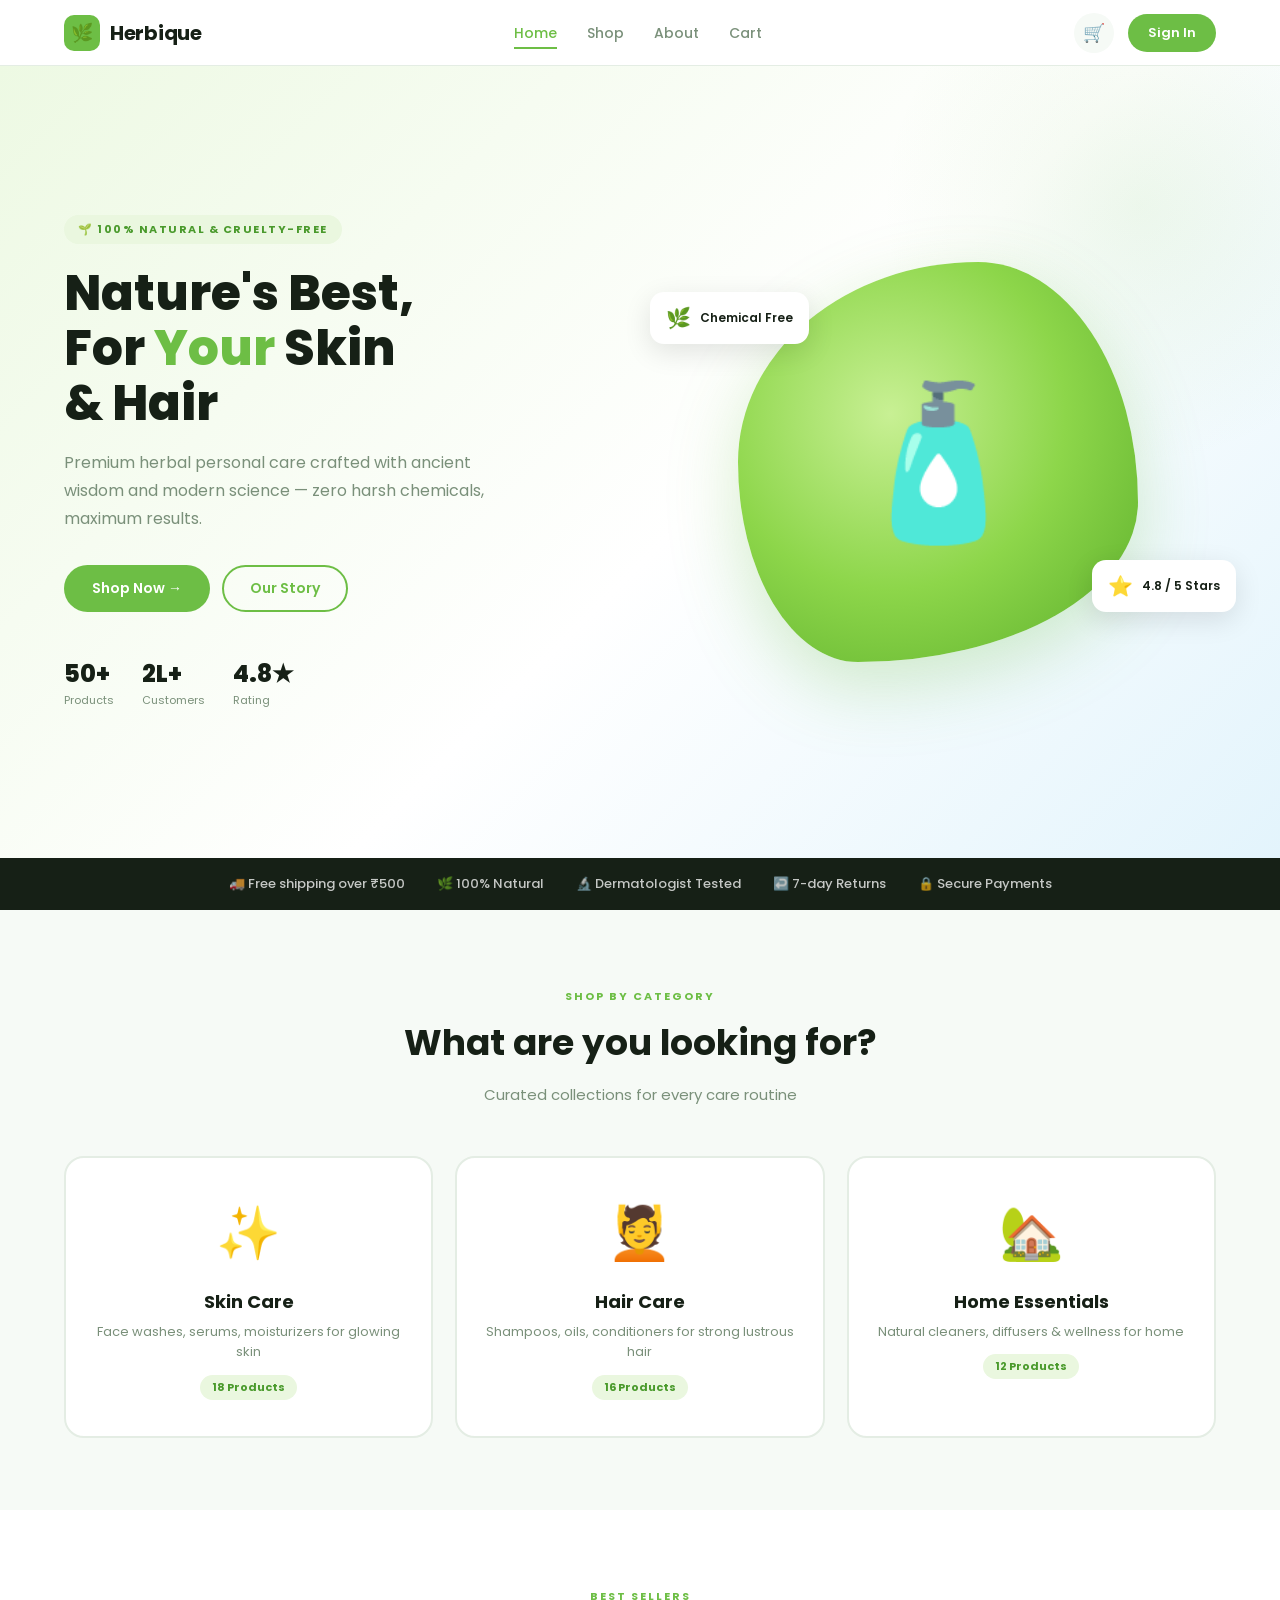
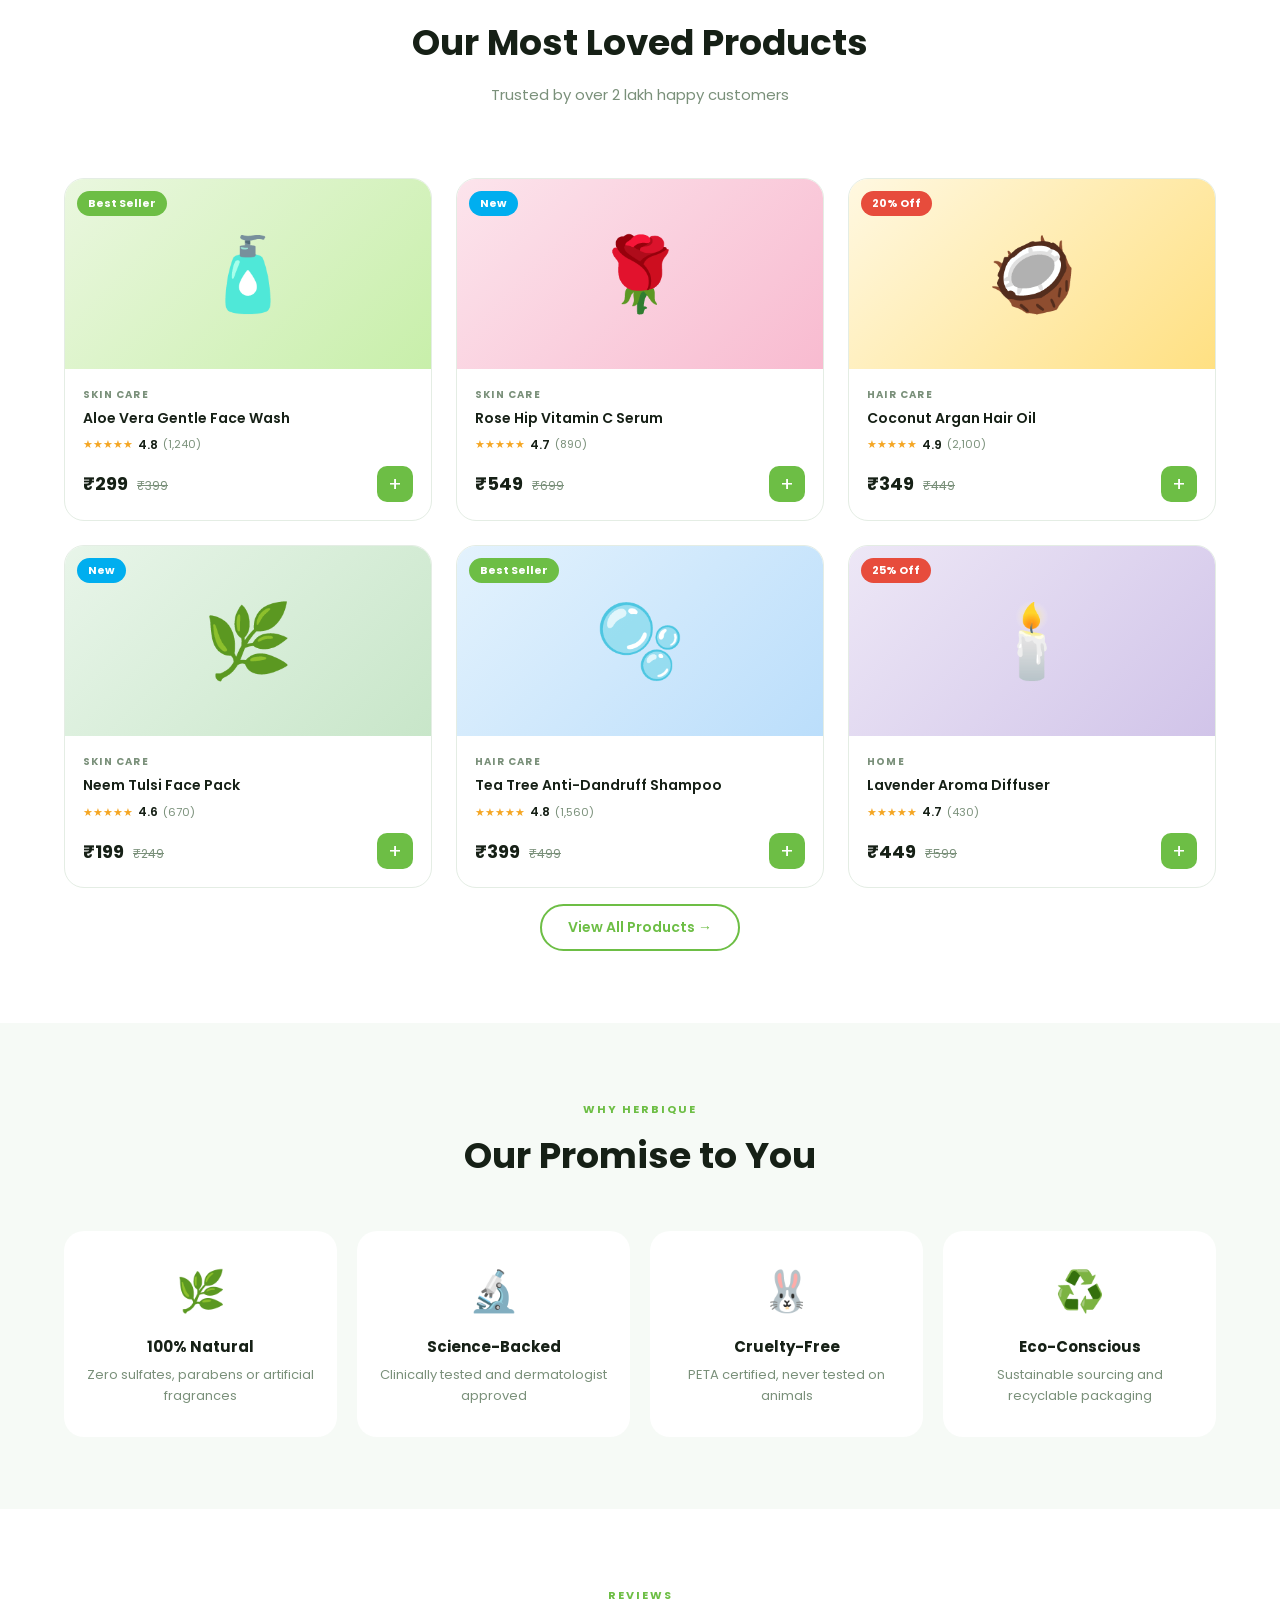
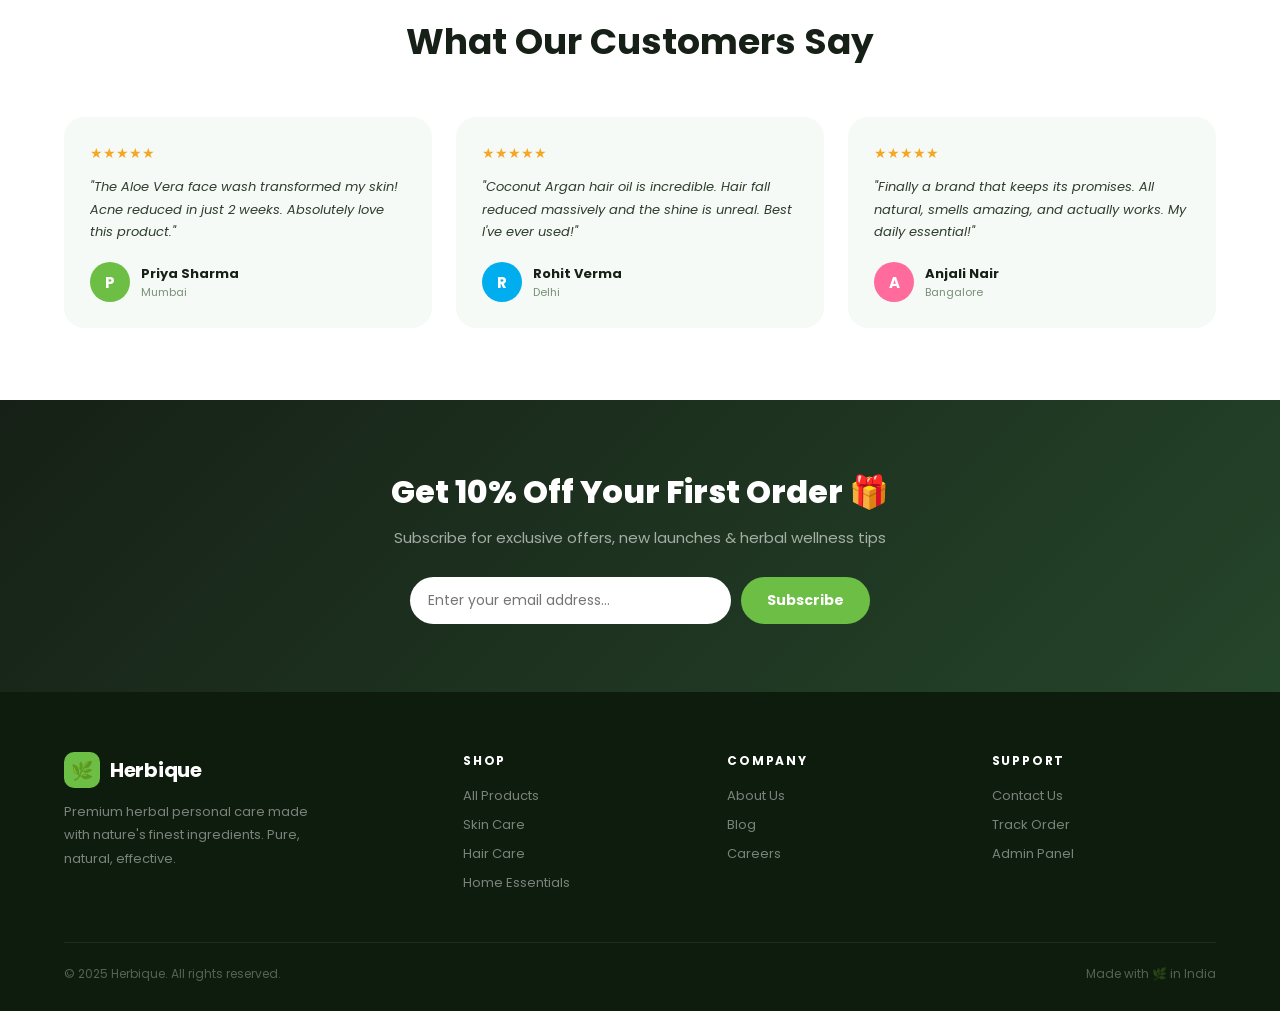
<file: index.html>
<!DOCTYPE html>
<html lang="en">
<head>
<meta charset="UTF-8"><meta name="viewport" content="width=device-width, initial-scale=1.0">
<title>Herbique — Pure. Natural. Radiant.</title>
<link rel="stylesheet" href="shared.css">
<style>
/* HERO */
.hero { min-height: 88vh; display: grid; grid-template-columns: 1fr 1fr; align-items: center; padding: 60px 5%; background: linear-gradient(135deg, #edf9e3 0%, #fff 55%, #e3f4fc 100%); position: relative; overflow: hidden; gap: 40px; }
.hero::before { content: ''; position: absolute; top: -120px; right: -120px; width: 520px; height: 520px; background: radial-gradient(circle, rgba(109,190,69,.1) 0%, transparent 70%); border-radius: 50%; pointer-events: none; }
.hero-badge { display: inline-flex; align-items: center; gap: 7px; background: var(--green-light); color: var(--green-dark); font-size: 11px; font-weight: 700; text-transform: uppercase; letter-spacing: 1.5px; padding: 6px 14px; border-radius: 50px; margin-bottom: 22px; }
.hero h1 { font-size: clamp(2.2rem, 3.8vw, 3.6rem); font-weight: 800; color: var(--dark); line-height: 1.13; margin-bottom: 18px; }
.hero h1 span { color: var(--green); }
.hero-desc { font-size: 16px; color: var(--muted); line-height: 1.75; margin-bottom: 32px; max-width: 460px; font-weight: 400; }
.hero-actions { display: flex; gap: 12px; flex-wrap: wrap; margin-bottom: 44px; }
.hero-stats { display: flex; gap: 28px; }
.stat-num { font-size: 24px; font-weight: 800; color: var(--dark); }
.stat-label { font-size: 11px; color: var(--muted); margin-top: 1px; }

.hero-visual { display: flex; justify-content: center; align-items: center; position: relative; }
.hero-blob { width: 400px; height: 400px; background: radial-gradient(circle at 38% 38%, #c8f094, #8dd64a, #5aad2a); border-radius: 60% 40% 70% 30% / 50% 60% 40% 50%; display: flex; align-items: center; justify-content: center; font-size: 150px; box-shadow: 0 24px 70px rgba(109,190,69,.28); animation: morph 6s ease-in-out infinite, float 4s ease-in-out infinite; }
.float-card { position: absolute; background: #fff; border-radius: 14px; padding: 11px 16px; box-shadow: 0 8px 28px rgba(0,0,0,.11); display: flex; align-items: center; gap: 9px; font-size: 12px; font-weight: 600; color: var(--dark); white-space: nowrap; }
.float-card.fc1 { top: 30px; left: -10px; animation: floatCard 3s ease-in-out infinite; }
.float-card.fc2 { bottom: 50px; right: -20px; animation: floatCard 3.5s ease-in-out infinite reverse; }
.float-card .fc-icon { font-size: 20px; }
@keyframes morph { 0%,100%{border-radius:60% 40% 70% 30% / 50% 60% 40% 50%} 50%{border-radius:40% 60% 30% 70% / 60% 40% 60% 40%} }
@keyframes float { 0%,100%{transform:translateY(0)} 50%{transform:translateY(-14px)} }
@keyframes floatCard { 0%,100%{transform:translateY(0)} 50%{transform:translateY(-7px)} }

/* TRUST */
.trust-bar { background: var(--dark); padding: 16px 5%; display: flex; justify-content: center; gap: 32px; flex-wrap: wrap; }
.trust-item { display: flex; align-items: center; gap: 8px; color: rgba(255,255,255,.75); font-size: 13px; font-weight: 500; }

/* CATEGORIES */
.cat-grid { display: grid; grid-template-columns: repeat(3, 1fr); gap: 22px; }
.cat-card { background: #fff; border-radius: var(--radius-lg); padding: 36px 28px; text-align: center; border: 2px solid var(--border); cursor: pointer; transition: all .28s; display: block; color: inherit; }
.cat-card:hover { border-color: var(--green); transform: translateY(-6px); box-shadow: 0 18px 48px rgba(109,190,69,.14); }
.cat-icon { font-size: 52px; margin-bottom: 16px; display: block; }
.cat-card h3 { font-size: 18px; font-weight: 700; color: var(--dark); margin-bottom: 7px; }
.cat-card p { font-size: 13px; color: var(--muted); line-height: 1.6; }
.cat-count { display: inline-block; background: var(--green-light); color: var(--green-dark); font-size: 11px; font-weight: 700; padding: 4px 12px; border-radius: 50px; margin-top: 12px; }

/* PRODUCTS */
.products-grid { display: grid; grid-template-columns: repeat(3, 1fr); gap: 24px; }

/* WHY */
.why-grid { display: grid; grid-template-columns: repeat(4, 1fr); gap: 20px; }
.why-card { text-align: center; padding: 30px 18px; background: #fff; border-radius: var(--radius-lg); transition: all .28s; }
.why-card:hover { transform: translateY(-4px); box-shadow: var(--shadow); }
.why-icon { font-size: 40px; margin-bottom: 14px; }
.why-card h3 { font-size: 15px; font-weight: 700; color: var(--dark); margin-bottom: 7px; }
.why-card p { font-size: 13px; color: var(--muted); line-height: 1.6; }

/* TESTIMONIALS */
.testi-grid { display: grid; grid-template-columns: repeat(3, 1fr); gap: 24px; }
.testi-card { background: var(--gray-bg); border-radius: var(--radius-lg); padding: 26px; }
.testi-stars { color: var(--yellow); font-size: 14px; margin-bottom: 12px; }
.testi-text { font-size: 13px; color: var(--text); line-height: 1.75; margin-bottom: 18px; font-style: italic; }
.testi-author { display: flex; align-items: center; gap: 11px; }
.testi-avatar { width: 40px; height: 40px; border-radius: 50%; display: flex; align-items: center; justify-content: center; color: #fff; font-weight: 700; font-size: 15px; flex-shrink: 0; }
.testi-name { font-size: 13px; font-weight: 700; color: var(--dark); }
.testi-loc { font-size: 11px; color: var(--muted); }

/* NEWSLETTER */
.nl-section { background: linear-gradient(135deg, var(--dark), #25452a); padding: 68px 5%; text-align: center; }
.nl-section h2 { color: #fff; font-size: 2rem; font-weight: 800; margin-bottom: 10px; }
.nl-section p { color: rgba(255,255,255,.6); margin-bottom: 28px; font-size: 15px; }
.nl-form { display: flex; gap: 10px; max-width: 460px; margin: 0 auto; }
.nl-form input { flex: 1; padding: 13px 18px; border-radius: 50px; border: none; font-size: 14px; font-family: 'Poppins', sans-serif; outline: none; }
.nl-form button { padding: 13px 26px; background: var(--green); color: #fff; border: none; border-radius: 50px; font-weight: 700; font-size: 14px; font-family: 'Poppins', sans-serif; cursor: pointer; transition: background .2s; }
.nl-form button:hover { background: var(--green-dark); }

@media(max-width:960px){
  .hero { grid-template-columns: 1fr; text-align: center; }
  .hero-visual { display: none; }
  .hero-stats { justify-content: center; }
  .hero-actions { justify-content: center; }
  .cat-grid,.products-grid,.why-grid,.testi-grid { grid-template-columns: 1fr 1fr; }
}
@media(max-width:560px){
  .cat-grid,.products-grid,.why-grid,.testi-grid { grid-template-columns: 1fr; }
  .trust-bar { gap: 14px; }
  .nl-form { flex-direction: column; }
}
</style>
</head>
<body>

<nav class="navbar">
  <a href="index.html" class="nav-logo">
    <div class="nav-logo-icon">🌿</div>
    <span class="nav-logo-text">Herbique</span>
  </a>
  <ul class="nav-links">
    <li><a href="index.html" class="active">Home</a></li>
    <li><a href="products.html">Shop</a></li>
    <li><a href="about.html">About</a></li>
    <li><a href="cart.html">Cart</a></li>
  </ul>
  <div class="nav-right">
    <a href="cart.html" class="nav-cart">🛒<span class="cart-badge">0</span></a>
    <a href="login.html" class="btn btn-primary btn-sm">Sign In</a>
    <div class="burger" id="burger"><span></span><span></span><span></span></div>
  </div>
</nav>
<div class="mobile-menu" id="mobile-menu">
  <a href="index.html">Home</a>
  <a href="products.html">Shop</a>
  <a href="about.html">About</a>
  <a href="cart.html">Cart</a>
  <a href="login.html">Sign In</a>
</div>

<!-- HERO -->
<section class="hero">
  <div class="hero-text">
    <div class="hero-badge">🌱 100% Natural & Cruelty-Free</div>
    <h1>Nature's Best,<br>For <span>Your</span> Skin<br>& Hair</h1>
    <p class="hero-desc">Premium herbal personal care crafted with ancient wisdom and modern science — zero harsh chemicals, maximum results.</p>
    <div class="hero-actions">
      <a href="products.html" class="btn btn-primary">Shop Now →</a>
      <a href="about.html" class="btn btn-outline">Our Story</a>
    </div>
    <div class="hero-stats">
      <div class="stat"><div class="stat-num">50+</div><div class="stat-label">Products</div></div>
      <div class="stat"><div class="stat-num">2L+</div><div class="stat-label">Customers</div></div>
      <div class="stat"><div class="stat-num">4.8★</div><div class="stat-label">Rating</div></div>
    </div>
  </div>
  <div class="hero-visual">
    <div class="float-card fc1"><span class="fc-icon">🌿</span><span>Chemical Free</span></div>
    <div class="hero-blob">🧴</div>
    <div class="float-card fc2"><span class="fc-icon">⭐</span><span>4.8 / 5 Stars</span></div>
  </div>
</section>

<!-- TRUST -->
<div class="trust-bar">
  <div class="trust-item">🚚 Free shipping over ₹500</div>
  <div class="trust-item">🌿 100% Natural</div>
  <div class="trust-item">🔬 Dermatologist Tested</div>
  <div class="trust-item">↩️ 7-day Returns</div>
  <div class="trust-item">🔒 Secure Payments</div>
</div>

<!-- CATEGORIES -->
<section class="section section-bg">
  <div class="section-header">
    <div class="section-tag">Shop by Category</div>
    <h2>What are you looking for?</h2>
    <p>Curated collections for every care routine</p>
  </div>
  <div class="cat-grid">
    <a href="products.html?cat=skincare" class="cat-card reveal">
      <span class="cat-icon">✨</span>
      <h3>Skin Care</h3>
      <p>Face washes, serums, moisturizers for glowing skin</p>
      <span class="cat-count">18 Products</span>
    </a>
    <a href="products.html?cat=haircare" class="cat-card reveal" style="transition-delay:.1s">
      <span class="cat-icon">💆</span>
      <h3>Hair Care</h3>
      <p>Shampoos, oils, conditioners for strong lustrous hair</p>
      <span class="cat-count">16 Products</span>
    </a>
    <a href="products.html?cat=home" class="cat-card reveal" style="transition-delay:.2s">
      <span class="cat-icon">🏡</span>
      <h3>Home Essentials</h3>
      <p>Natural cleaners, diffusers & wellness for home</p>
      <span class="cat-count">12 Products</span>
    </a>
  </div>
</section>

<!-- FEATURED PRODUCTS -->
<section class="section">
  <div class="section-header">
    <div class="section-tag">Best Sellers</div>
    <h2>Our Most Loved Products</h2>
    <p>Trusted by over 2 lakh happy customers</p>
  </div>
  <div class="products-grid" id="homeProducts"></div>
  <div style="text-align:center;margin-top:38px">
    <a href="products.html" class="btn btn-outline">View All Products →</a>
  </div>
</section>

<!-- WHY -->
<section class="section section-bg">
  <div class="section-header">
    <div class="section-tag">Why Herbique</div>
    <h2>Our Promise to You</h2>
  </div>
  <div class="why-grid">
    <div class="why-card reveal"><div class="why-icon">🌿</div><h3>100% Natural</h3><p>Zero sulfates, parabens or artificial fragrances</p></div>
    <div class="why-card reveal" style="transition-delay:.1s"><div class="why-icon">🔬</div><h3>Science-Backed</h3><p>Clinically tested and dermatologist approved</p></div>
    <div class="why-card reveal" style="transition-delay:.2s"><div class="why-icon">🐰</div><h3>Cruelty-Free</h3><p>PETA certified, never tested on animals</p></div>
    <div class="why-card reveal" style="transition-delay:.3s"><div class="why-icon">♻️</div><h3>Eco-Conscious</h3><p>Sustainable sourcing and recyclable packaging</p></div>
  </div>
</section>

<!-- TESTIMONIALS -->
<section class="section">
  <div class="section-header">
    <div class="section-tag">Reviews</div>
    <h2>What Our Customers Say</h2>
  </div>
  <div class="testi-grid">
    <div class="testi-card reveal">
      <div class="testi-stars">★★★★★</div>
      <p class="testi-text">"The Aloe Vera face wash transformed my skin! Acne reduced in just 2 weeks. Absolutely love this product."</p>
      <div class="testi-author"><div class="testi-avatar" style="background:var(--green)">P</div><div><div class="testi-name">Priya Sharma</div><div class="testi-loc">Mumbai</div></div></div>
    </div>
    <div class="testi-card reveal" style="transition-delay:.1s">
      <div class="testi-stars">★★★★★</div>
      <p class="testi-text">"Coconut Argan hair oil is incredible. Hair fall reduced massively and the shine is unreal. Best I've ever used!"</p>
      <div class="testi-author"><div class="testi-avatar" style="background:var(--blue)">R</div><div><div class="testi-name">Rohit Verma</div><div class="testi-loc">Delhi</div></div></div>
    </div>
    <div class="testi-card reveal" style="transition-delay:.2s">
      <div class="testi-stars">★★★★★</div>
      <p class="testi-text">"Finally a brand that keeps its promises. All natural, smells amazing, and actually works. My daily essential!"</p>
      <div class="testi-author"><div class="testi-avatar" style="background:#ff6b9d">A</div><div><div class="testi-name">Anjali Nair</div><div class="testi-loc">Bangalore</div></div></div>
    </div>
  </div>
</section>

<!-- NEWSLETTER -->
<section class="nl-section">
  <h2>Get 10% Off Your First Order 🎁</h2>
  <p>Subscribe for exclusive offers, new launches & herbal wellness tips</p>
  <div class="nl-form">
    <input type="email" placeholder="Enter your email address...">
    <button onclick="showToast('🌿 Thanks for subscribing!')">Subscribe</button>
  </div>
</section>

<!-- FOOTER -->
<footer class="site-footer">
  <div class="footer-grid">
    <div class="footer-brand">
      <div class="nav-logo"><div class="nav-logo-icon">🌿</div><span class="nav-logo-text" style="color:#fff">Herbique</span></div>
      <p>Premium herbal personal care made with nature's finest ingredients. Pure, natural, effective.</p>
    </div>
    <div class="footer-col"><h4>Shop</h4><a href="products.html">All Products</a><a href="products.html?cat=skincare">Skin Care</a><a href="products.html?cat=haircare">Hair Care</a><a href="products.html?cat=home">Home Essentials</a></div>
    <div class="footer-col"><h4>Company</h4><a href="about.html">About Us</a><a href="#">Blog</a><a href="#">Careers</a></div>
    <div class="footer-col"><h4>Support</h4><a href="#">Contact Us</a><a href="cart.html">Track Order</a><a href="admin-login.html">Admin Panel</a></div>
  </div>
  <div class="footer-bottom"><p>© 2025 Herbique. All rights reserved.</p><p>Made with 🌿 in India</p></div>
</footer>

<div class="toast" id="toast"></div>
<script src="shared.js"></script>
<script src="products-data.js"></script>
<script>
// Render 6 featured products on homepage
document.addEventListener('DOMContentLoaded', () => {
  const grid = document.getElementById('homeProducts');
  const featured = PRODUCTS.filter(p => p.featured).slice(0, 6);
  grid.innerHTML = featured.map(p => renderProductCard(p)).join('');
});
</script>
</body>
</html>
</file>
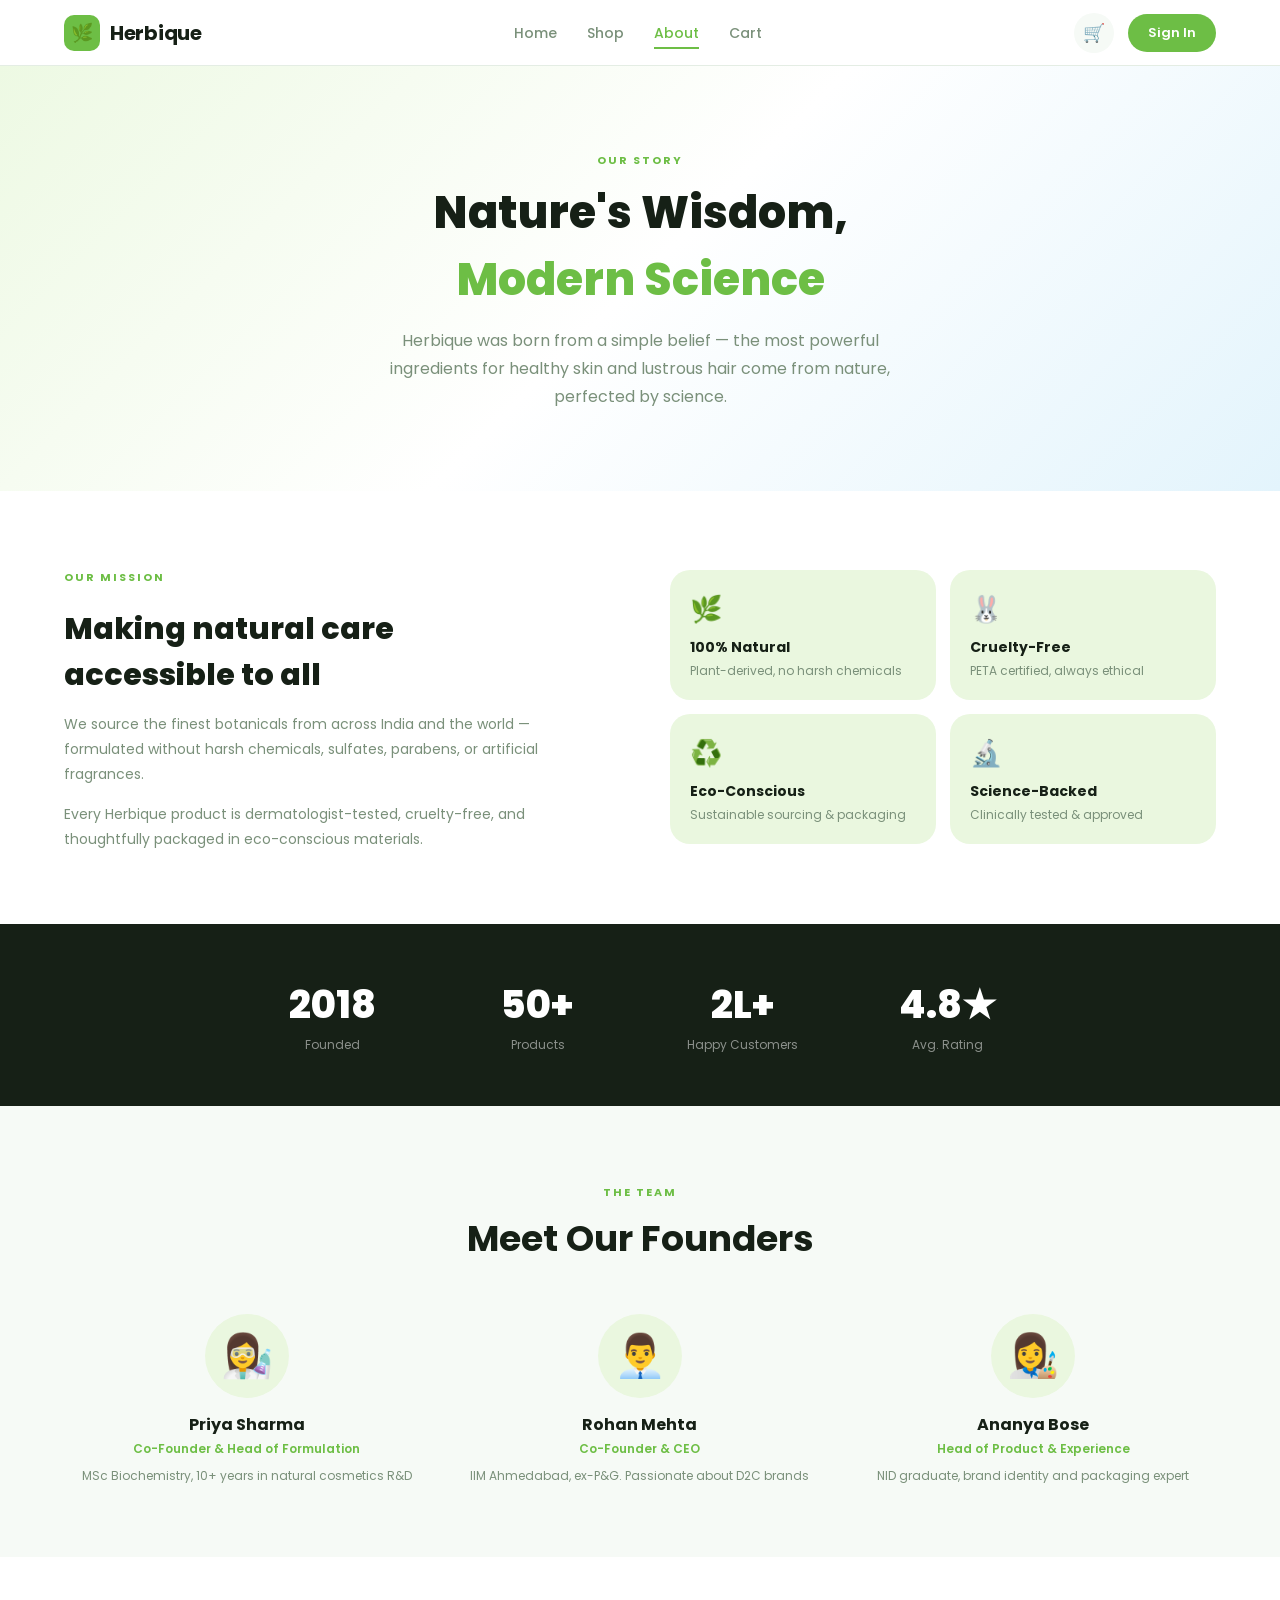
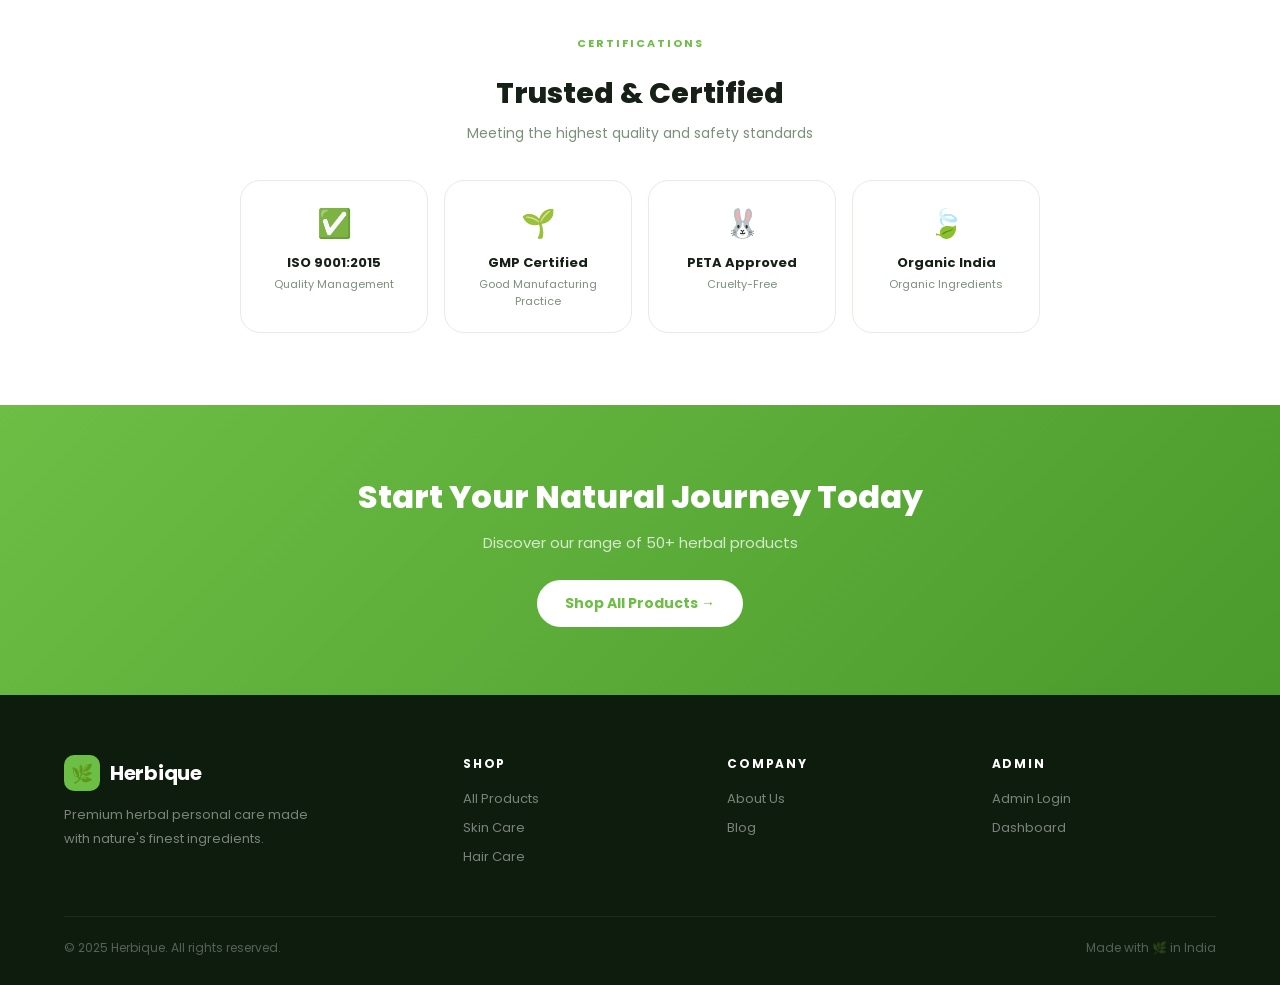
<file: about.html>
<!DOCTYPE html>
<html lang="en">
<head>
<meta charset="UTF-8"><meta name="viewport" content="width=device-width, initial-scale=1.0">
<title>About Us — Herbique</title>
<link rel="stylesheet" href="shared.css">
<style>
.about-hero { background: linear-gradient(135deg, #edf9e3, #fff, #e3f4fc); padding: 80px 5%; text-align: center; }
.about-hero h1 { font-size: clamp(2rem, 3.5vw, 3.2rem); font-weight: 800; color: var(--dark); margin-bottom: 14px; }
.about-hero h1 span { color: var(--green); }
.about-hero p { font-size: 16px; color: var(--muted); max-width: 560px; margin: 0 auto; line-height: 1.75; }

.mission-grid { display: grid; grid-template-columns: 1fr 1fr; gap: 60px; align-items: center; }
.val-grid { display: grid; grid-template-columns: 1fr 1fr; gap: 14px; }
.val-card { background: var(--green-light); border-radius: var(--radius-lg); padding: 20px; }
.val-icon { font-size: 26px; margin-bottom: 8px; }
.val-card h3 { font-size: 14px; font-weight: 700; color: var(--dark); margin-bottom: 4px; }
.val-card p { font-size: 12px; color: var(--muted); line-height: 1.5; }

.stats-bar { background: var(--dark); padding: 52px 5%; }
.stats-grid { display: grid; grid-template-columns: repeat(4,1fr); gap: 20px; max-width: 800px; margin: 0 auto; text-align: center; }
.stat-item .stat-num { font-size: 2.4rem; font-weight: 800; color: #fff; }
.stat-item .stat-label { font-size: 12px; color: rgba(255,255,255,.5); margin-top: 3px; }

.team-grid { display: grid; grid-template-columns: repeat(3,1fr); gap: 28px; text-align: center; }
.team-card .avatar { width: 84px; height: 84px; border-radius: 50%; background: var(--green-light); display: flex; align-items: center; justify-content: center; font-size: 42px; margin: 0 auto 14px; }
.team-card h3 { font-size: 16px; font-weight: 700; color: var(--dark); margin-bottom: 3px; }
.team-card .role { font-size: 12px; color: var(--green); font-weight: 600; margin-bottom: 8px; }
.team-card p { font-size: 12px; color: var(--muted); line-height: 1.6; }

.cert-grid { display: grid; grid-template-columns: repeat(4,1fr); gap: 16px; max-width: 800px; margin: 0 auto; }
.cert-card { background: #fff; border-radius: var(--radius-lg); padding: 22px; text-align: center; border: 1px solid var(--border); }
.cert-card .cert-icon { font-size: 28px; margin-bottom: 8px; }
.cert-card h4 { font-size: 13px; font-weight: 700; color: var(--dark); }
.cert-card p { font-size: 11px; color: var(--muted); margin-top: 3px; }

.cta-section { background: linear-gradient(135deg, var(--green), #4a9a2c); padding: 68px 5%; text-align: center; color: #fff; }
.cta-section h2 { font-size: 2rem; font-weight: 800; margin-bottom: 10px; }
.cta-section p { color: rgba(255,255,255,.75); margin-bottom: 26px; font-size: 15px; }
.cta-section .btn { background: #fff; color: var(--green); font-weight: 700; }

@media(max-width:900px){ .mission-grid,.team-grid { grid-template-columns: 1fr; } .stats-grid,.cert-grid { grid-template-columns: 1fr 1fr; } }
@media(max-width:480px){ .stats-grid,.cert-grid { grid-template-columns: 1fr 1fr; } }
</style>
</head>
<body>
<nav class="navbar">
  <a href="index.html" class="nav-logo"><div class="nav-logo-icon">🌿</div><span class="nav-logo-text">Herbique</span></a>
  <ul class="nav-links"><li><a href="index.html">Home</a></li><li><a href="products.html">Shop</a></li><li><a href="about.html" class="active">About</a></li><li><a href="cart.html">Cart</a></li></ul>
  <div class="nav-right"><a href="cart.html" class="nav-cart">🛒<span class="cart-badge">0</span></a><a href="login.html" class="btn btn-primary btn-sm">Sign In</a><div class="burger" id="burger"><span></span><span></span><span></span></div></div>
</nav>
<div class="mobile-menu" id="mobile-menu"><a href="index.html">Home</a><a href="products.html">Shop</a><a href="about.html">About</a><a href="cart.html">Cart</a><a href="login.html">Sign In</a></div>

<div class="about-hero">
  <div class="section-tag">Our Story</div>
  <h1>Nature's Wisdom,<br><span>Modern Science</span></h1>
  <p>Herbique was born from a simple belief — the most powerful ingredients for healthy skin and lustrous hair come from nature, perfected by science.</p>
</div>

<section class="section">
  <div class="mission-grid">
    <div>
      <div class="section-tag">Our Mission</div>
      <h2 style="font-size:1.9rem;font-weight:800;color:var(--dark);margin:10px 0 14px">Making natural care<br>accessible to all</h2>
      <p style="color:var(--muted);line-height:1.8;margin-bottom:14px;font-size:14px">We source the finest botanicals from across India and the world — formulated without harsh chemicals, sulfates, parabens, or artificial fragrances.</p>
      <p style="color:var(--muted);line-height:1.8;font-size:14px">Every Herbique product is dermatologist-tested, cruelty-free, and thoughtfully packaged in eco-conscious materials.</p>
    </div>
    <div class="val-grid">
      <div class="val-card reveal"><div class="val-icon">🌿</div><h3>100% Natural</h3><p>Plant-derived, no harsh chemicals</p></div>
      <div class="val-card reveal" style="transition-delay:.1s"><div class="val-icon">🐰</div><h3>Cruelty-Free</h3><p>PETA certified, always ethical</p></div>
      <div class="val-card reveal" style="transition-delay:.2s"><div class="val-icon">♻️</div><h3>Eco-Conscious</h3><p>Sustainable sourcing & packaging</p></div>
      <div class="val-card reveal" style="transition-delay:.3s"><div class="val-icon">🔬</div><h3>Science-Backed</h3><p>Clinically tested & approved</p></div>
    </div>
  </div>
</section>

<div class="stats-bar">
  <div class="stats-grid">
    <div class="stat-item"><div class="stat-num">2018</div><div class="stat-label">Founded</div></div>
    <div class="stat-item"><div class="stat-num">50+</div><div class="stat-label">Products</div></div>
    <div class="stat-item"><div class="stat-num">2L+</div><div class="stat-label">Happy Customers</div></div>
    <div class="stat-item"><div class="stat-num">4.8★</div><div class="stat-label">Avg. Rating</div></div>
  </div>
</div>

<section class="section section-bg">
  <div class="section-header">
    <div class="section-tag">The Team</div>
    <h2>Meet Our Founders</h2>
  </div>
  <div class="team-grid">
    <div class="team-card reveal"><div class="avatar">👩‍🔬</div><h3>Priya Sharma</h3><div class="role">Co-Founder & Head of Formulation</div><p>MSc Biochemistry, 10+ years in natural cosmetics R&D</p></div>
    <div class="team-card reveal" style="transition-delay:.1s"><div class="avatar">👨‍💼</div><h3>Rohan Mehta</h3><div class="role">Co-Founder & CEO</div><p>IIM Ahmedabad, ex-P&G. Passionate about D2C brands</p></div>
    <div class="team-card reveal" style="transition-delay:.2s"><div class="avatar">👩‍🎨</div><h3>Ananya Bose</h3><div class="role">Head of Product & Experience</div><p>NID graduate, brand identity and packaging expert</p></div>
  </div>
</section>

<section class="section" style="text-align:center">
  <div class="section-tag">Certifications</div>
  <h2 style="font-size:1.8rem;font-weight:800;color:var(--dark);margin:10px 0 8px">Trusted & Certified</h2>
  <p style="color:var(--muted);margin-bottom:36px;font-size:14px">Meeting the highest quality and safety standards</p>
  <div class="cert-grid">
    <div class="cert-card reveal"><div class="cert-icon">✅</div><h4>ISO 9001:2015</h4><p>Quality Management</p></div>
    <div class="cert-card reveal" style="transition-delay:.1s"><div class="cert-icon">🌱</div><h4>GMP Certified</h4><p>Good Manufacturing Practice</p></div>
    <div class="cert-card reveal" style="transition-delay:.2s"><div class="cert-icon">🐰</div><h4>PETA Approved</h4><p>Cruelty-Free</p></div>
    <div class="cert-card reveal" style="transition-delay:.3s"><div class="cert-icon">🍃</div><h4>Organic India</h4><p>Organic Ingredients</p></div>
  </div>
</section>

<div class="cta-section">
  <h2>Start Your Natural Journey Today</h2>
  <p>Discover our range of 50+ herbal products</p>
  <a href="products.html" class="btn">Shop All Products →</a>
</div>

<footer class="site-footer">
  <div class="footer-grid">
    <div class="footer-brand"><div class="nav-logo"><div class="nav-logo-icon">🌿</div><span class="nav-logo-text" style="color:#fff">Herbique</span></div><p>Premium herbal personal care made with nature's finest ingredients.</p></div>
    <div class="footer-col"><h4>Shop</h4><a href="products.html">All Products</a><a href="products.html?cat=skincare">Skin Care</a><a href="products.html?cat=haircare">Hair Care</a></div>
    <div class="footer-col"><h4>Company</h4><a href="about.html">About Us</a><a href="#">Blog</a></div>
    <div class="footer-col"><h4>Admin</h4><a href="admin-login.html">Admin Login</a><a href="admin-dashboard.html">Dashboard</a></div>
  </div>
  <div class="footer-bottom"><p>© 2025 Herbique. All rights reserved.</p><p>Made with 🌿 in India</p></div>
</footer>

<div class="toast" id="toast"></div>
<script src="shared.js"></script>
</body>
</html>
</file>
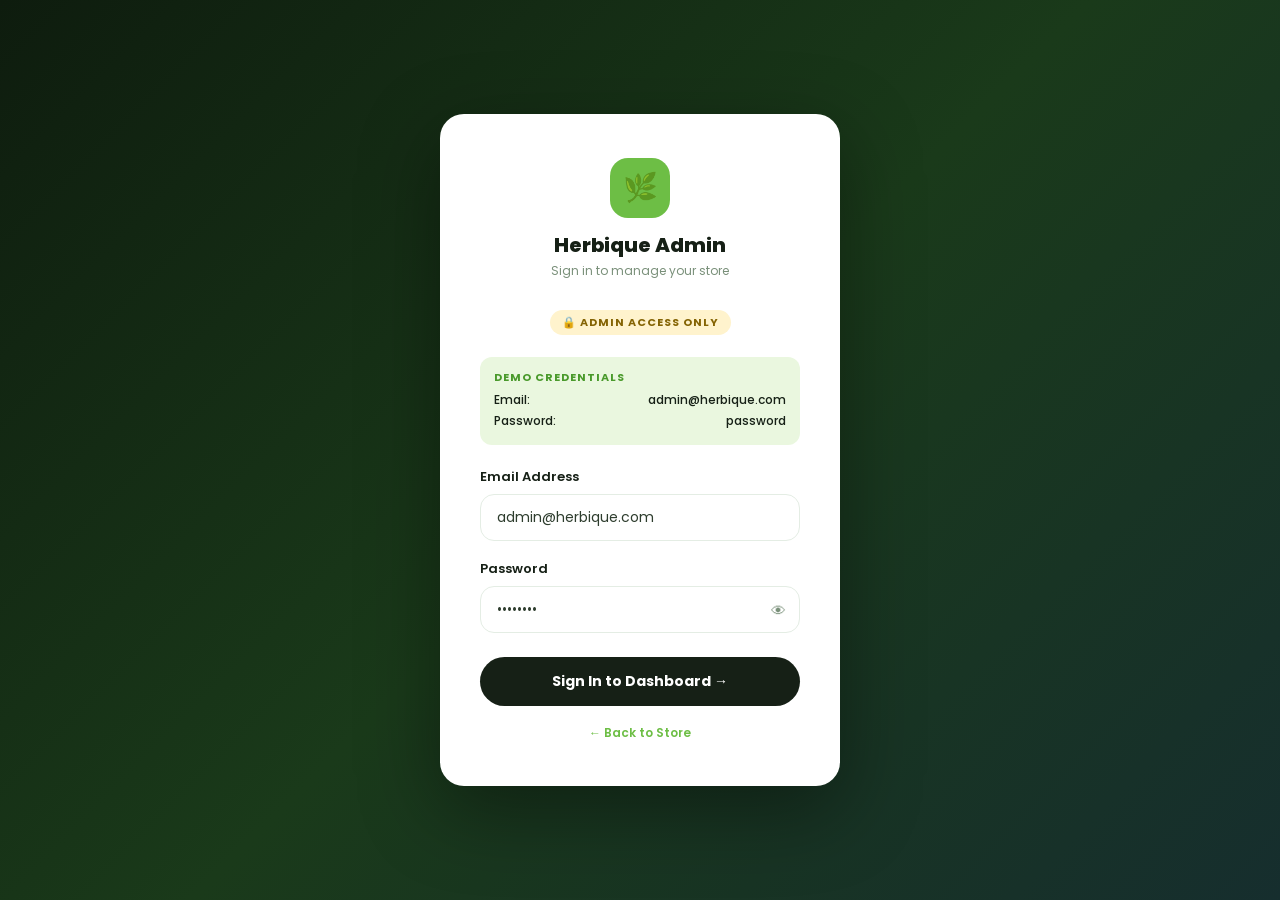
<file: admin-login.html>
<!DOCTYPE html>
<html lang="en">
<head>
<meta charset="UTF-8"><meta name="viewport" content="width=device-width, initial-scale=1.0">
<title>Admin Login — Herbique</title>
<link rel="stylesheet" href="shared.css">
<style>
body { background: linear-gradient(135deg, #0e1c0e 0%, #1a3a1a 50%, #162e2e 100%); min-height: 100vh; display: flex; align-items: center; justify-content: center; padding: 20px; }
.admin-card { background: #fff; border-radius: 24px; padding: 44px 40px; width: 100%; max-width: 400px; box-shadow: 0 24px 80px rgba(0,0,0,.4); }
.admin-logo { text-align: center; margin-bottom: 28px; }
.admin-logo-icon { width: 60px; height: 60px; background: var(--green); border-radius: 18px; display: flex; align-items: center; justify-content: center; font-size: 28px; margin: 0 auto 12px; }
.admin-logo h1 { font-size: 20px; font-weight: 800; color: var(--dark); margin-bottom: 2px; }
.admin-logo p { font-size: 12px; color: var(--muted); }
.admin-badge { display: inline-block; background: #fff3cd; color: #856404; font-size: 11px; font-weight: 700; padding: 4px 12px; border-radius: 50px; margin-bottom: 22px; text-transform: uppercase; letter-spacing: 1px; }
.demo-box { background: var(--green-light); border-radius: 12px; padding: 12px 14px; margin-bottom: 22px; font-size: 12px; }
.demo-box strong { color: var(--green-dark); display: block; margin-bottom: 5px; font-size: 11px; text-transform: uppercase; letter-spacing: 1px; }
.demo-row { display: flex; justify-content: space-between; color: var(--dark); font-weight: 500; margin-bottom: 3px; }
.admin-btn { width: 100%; padding: 14px; background: var(--dark); color: #fff; border: none; border-radius: 50px; font-size: 14px; font-weight: 700; font-family: 'Poppins', sans-serif; cursor: pointer; transition: all .25s; margin-top: 6px; }
.admin-btn:hover { background: #2d4a2d; transform: translateY(-2px); box-shadow: 0 8px 24px rgba(0,0,0,.25); }
.back-link { text-align: center; margin-top: 18px; font-size: 12px; color: var(--muted); }
.back-link a { color: var(--green); font-weight: 600; }
.pass-wrap { position: relative; }
.pass-wrap input { padding-right: 44px; }
.pass-toggle { position: absolute; right: 14px; top: 50%; transform: translateY(-50%); background: none; border: none; cursor: pointer; font-size: 15px; color: var(--muted); }
</style>
</head>
<body>
<div class="admin-card">
  <div class="admin-logo">
    <div class="admin-logo-icon">🌿</div>
    <h1>Herbique Admin</h1>
    <p>Sign in to manage your store</p>
  </div>
  <div style="text-align:center"><span class="admin-badge">🔒 Admin Access Only</span></div>

  <div class="demo-box">
    <strong>Demo Credentials</strong>
    <div class="demo-row"><span>Email:</span><span>admin@herbique.com</span></div>
    <div class="demo-row"><span>Password:</span><span>password</span></div>
  </div>

  <div class="form-group">
    <label>Email Address</label>
    <input type="email" id="adminEmail" value="admin@herbique.com" placeholder="admin@herbique.com">
  </div>
  <div class="form-group">
    <label>Password</label>
    <div class="pass-wrap">
      <input type="password" id="adminPass" value="password" placeholder="••••••••">
      <button class="pass-toggle" onclick="togglePass()">👁</button>
    </div>
  </div>

  <button class="admin-btn" onclick="doAdminLogin()">Sign In to Dashboard →</button>
  <div class="back-link"><a href="index.html">← Back to Store</a></div>
</div>

<div class="toast" id="toast"></div>
<script src="shared.js"></script>
<script>
function togglePass(){const f=document.getElementById('adminPass');f.type=f.type==='password'?'text':'password';}
function doAdminLogin(){
  const email=document.getElementById('adminEmail').value;
  const pass=document.getElementById('adminPass').value;
  if(email==='admin@herbique.com'&&pass==='password'){
    localStorage.setItem('hq_admin','true');
    showToast('✅ Admin login successful!');
    setTimeout(()=>window.location='admin-dashboard.html',1100);
  } else {
    showToast('❌ Invalid credentials');
  }
}
</script>
</body>
</html>
</file>
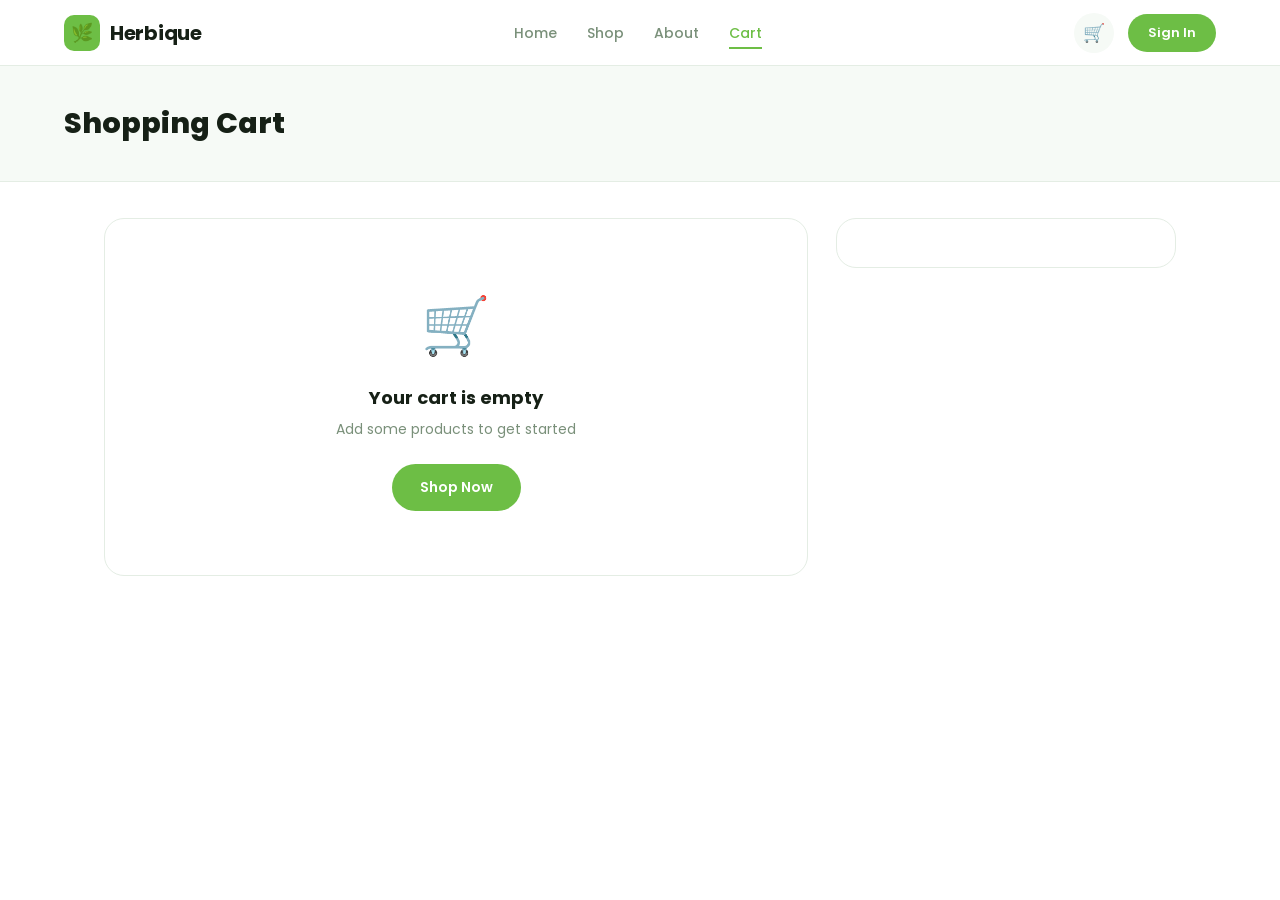
<file: cart.html>
<!DOCTYPE html>
<html lang="en">
<head>
<meta charset="UTF-8"><meta name="viewport" content="width=device-width, initial-scale=1.0">
<title>Cart — Herbique</title>
<link rel="stylesheet" href="shared.css">
<style>
.page-header { background: var(--gray-bg); padding: 36px 5%; border-bottom: 1px solid var(--border); }
.page-header h1 { font-size: 1.8rem; font-weight: 800; color: var(--dark); }
.cart-layout { display: grid; grid-template-columns: 1fr 340px; gap: 28px; padding: 36px 5%; max-width: 1200px; margin: 0 auto; }
.cart-items { background: #fff; border: 1px solid var(--border); border-radius: var(--radius-lg); overflow: hidden; }
.cart-header { padding: 18px 24px; background: var(--gray-bg); border-bottom: 1px solid var(--border); display: grid; grid-template-columns: 2fr 1fr 1fr 1fr; font-size: 11px; font-weight: 700; text-transform: uppercase; letter-spacing: 1.2px; color: var(--muted); }
.cart-row { padding: 20px 24px; display: grid; grid-template-columns: 2fr 1fr 1fr 1fr; align-items: center; border-bottom: 1px solid var(--border); transition: background .2s; }
.cart-row:last-child { border-bottom: none; }
.cart-row:hover { background: var(--gray-bg); }
.cart-product { display: flex; align-items: center; gap: 14px; }
.cart-emoji { width: 56px; height: 56px; border-radius: 12px; background: var(--green-light); display: flex; align-items: center; justify-content: center; font-size: 28px; flex-shrink: 0; }
.cart-product-name { font-size: 14px; font-weight: 600; color: var(--dark); line-height: 1.4; }
.cart-product-price { font-size: 12px; color: var(--muted); margin-top: 2px; }
.qty-control { display: flex; align-items: center; gap: 8px; }
.qty-btn { width: 28px; height: 28px; border: 1.5px solid var(--border); border-radius: 8px; background: #fff; font-size: 14px; display: flex; align-items: center; justify-content: center; cursor: pointer; transition: all .2s; color: var(--dark); }
.qty-btn:hover { border-color: var(--green); color: var(--green); }
.qty-num { font-size: 14px; font-weight: 600; color: var(--dark); min-width: 20px; text-align: center; }
.item-total { font-size: 15px; font-weight: 700; color: var(--dark); }
.remove-btn { background: none; border: none; color: var(--muted); font-size: 18px; cursor: pointer; transition: color .2s; justify-self: end; }
.remove-btn:hover { color: var(--red); }
.empty-cart { padding: 64px; text-align: center; }
.empty-cart .ec-icon { font-size: 56px; margin-bottom: 16px; }
.empty-cart h3 { font-size: 18px; font-weight: 700; color: var(--dark); margin-bottom: 8px; }
.empty-cart p { color: var(--muted); margin-bottom: 24px; font-size: 14px; }

/* SUMMARY */
.cart-summary { background: #fff; border: 1px solid var(--border); border-radius: var(--radius-lg); padding: 24px; height: fit-content; position: sticky; top: 88px; }
.summary-title { font-size: 15px; font-weight: 700; color: var(--dark); margin-bottom: 20px; }
.summary-row { display: flex; justify-content: space-between; align-items: center; font-size: 13px; color: var(--muted); margin-bottom: 12px; }
.summary-row.total { font-size: 16px; font-weight: 700; color: var(--dark); padding-top: 14px; margin-top: 2px; border-top: 1px solid var(--border); margin-bottom: 20px; }
.summary-row.free { color: var(--green); font-weight: 600; }
.checkout-btn { width: 100%; padding: 14px; background: var(--green); color: #fff; border: none; border-radius: 50px; font-size: 15px; font-weight: 700; font-family: 'Poppins', sans-serif; cursor: pointer; transition: all .25s; margin-bottom: 12px; }
.checkout-btn:hover { background: var(--green-dark); transform: translateY(-2px); box-shadow: 0 8px 24px rgba(109,190,69,.3); }
.continue-btn { width: 100%; padding: 12px; background: none; border: 1.5px solid var(--border); border-radius: 50px; font-size: 14px; font-weight: 600; font-family: 'Poppins', sans-serif; color: var(--muted); cursor: pointer; transition: all .2s; }
.continue-btn:hover { border-color: var(--green); color: var(--green); }
.coupon-row { display: flex; gap: 8px; margin-bottom: 18px; }
.coupon-row input { flex: 1; padding: 10px 14px; border: 1.5px solid var(--border); border-radius: 10px; font-size: 13px; font-family: 'Poppins', sans-serif; outline: none; }
.coupon-row input:focus { border-color: var(--green); }
.coupon-row button { padding: 10px 16px; background: var(--dark); color: #fff; border: none; border-radius: 10px; font-size: 13px; font-weight: 600; font-family: 'Poppins', sans-serif; cursor: pointer; }
.trust-badges { display: flex; gap: 12px; justify-content: center; margin-top: 16px; flex-wrap: wrap; }
.trust-badge { font-size: 11px; color: var(--muted); display: flex; align-items: center; gap: 4px; }

@media(max-width:900px){ .cart-layout { grid-template-columns: 1fr; } .cart-header,.cart-row { grid-template-columns: 2fr 1fr 1fr auto; } }
@media(max-width:560px){ .cart-header { display: none; } .cart-row { grid-template-columns: 1fr auto; gap: 12px; } .item-total { grid-column: 1; } .qty-control { grid-column: 1; } }
</style>
</head>
<body>
<nav class="navbar">
  <a href="index.html" class="nav-logo"><div class="nav-logo-icon">🌿</div><span class="nav-logo-text">Herbique</span></a>
  <ul class="nav-links">
    <li><a href="index.html">Home</a></li><li><a href="products.html">Shop</a></li><li><a href="about.html">About</a></li><li><a href="cart.html" class="active">Cart</a></li>
  </ul>
  <div class="nav-right">
    <a href="cart.html" class="nav-cart">🛒<span class="cart-badge">0</span></a>
    <a href="login.html" class="btn btn-primary btn-sm">Sign In</a>
    <div class="burger" id="burger"><span></span><span></span><span></span></div>
  </div>
</nav>
<div class="mobile-menu" id="mobile-menu">
  <a href="index.html">Home</a><a href="products.html">Shop</a><a href="about.html">About</a><a href="cart.html">Cart</a><a href="login.html">Sign In</a>
</div>

<div class="page-header">
  <h1>Shopping Cart <span id="cartCount" style="font-size:1rem;color:var(--muted);font-weight:500"></span></h1>
</div>

<div class="cart-layout">
  <div>
    <div class="cart-items" id="cartItems"></div>
  </div>
  <div class="cart-summary" id="cartSummary"></div>
</div>

<div class="toast" id="toast"></div>
<script src="shared.js"></script>
<script>
function renderCart() {
  const itemsEl = document.getElementById('cartItems');
  const summaryEl = document.getElementById('cartSummary');
  const countEl = document.getElementById('cartCount');

  if (cart.length === 0) {
    itemsEl.innerHTML = `<div class="empty-cart"><div class="ec-icon">🛒</div><h3>Your cart is empty</h3><p>Add some products to get started</p><a href="products.html" class="btn btn-primary">Shop Now</a></div>`;
    summaryEl.innerHTML = '';
    countEl.textContent = '';
    return;
  }

  countEl.textContent = `(${cart.reduce((s,i)=>s+i.qty,0)} items)`;

  itemsEl.innerHTML = `
    <div class="cart-header"><span>Product</span><span>Price</span><span>Quantity</span><span>Total</span></div>
    ${cart.map(item => `
      <div class="cart-row">
        <div class="cart-product">
          <div class="cart-emoji">${item.emoji}</div>
          <div>
            <div class="cart-product-name">${item.name}</div>
            <div class="cart-product-price">₹${item.price} each</div>
          </div>
        </div>
        <div style="font-size:14px;font-weight:600;color:var(--dark)">₹${item.price}</div>
        <div class="qty-control">
          <button class="qty-btn" onclick="changeQty(${item.id}, -1)">−</button>
          <span class="qty-num">${item.qty}</span>
          <button class="qty-btn" onclick="changeQty(${item.id}, 1)">+</button>
        </div>
        <div style="display:flex;align-items:center;justify-content:space-between">
          <span class="item-total">₹${item.price * item.qty}</span>
          <button class="remove-btn" onclick="removeItem(${item.id})">🗑</button>
        </div>
      </div>`).join('')}`;

  const subtotal = cart.reduce((s, i) => s + i.price * i.qty, 0);
  const shipping = subtotal >= 500 ? 0 : 49;
  const total = subtotal + shipping;

  summaryEl.innerHTML = `
    <div class="summary-title">Order Summary</div>
    <div class="coupon-row">
      <input type="text" placeholder="Coupon code..." id="couponInput">
      <button onclick="applyCoupon()">Apply</button>
    </div>
    <div class="summary-row"><span>Subtotal (${cart.reduce((s,i)=>s+i.qty,0)} items)</span><span>₹${subtotal}</span></div>
    <div class="summary-row ${shipping === 0 ? 'free' : ''}"><span>Shipping</span><span>${shipping === 0 ? '🎉 FREE' : '₹' + shipping}</span></div>
    ${shipping > 0 ? `<div style="font-size:11px;color:var(--muted);margin-bottom:12px">Add ₹${500-subtotal} more for free shipping</div>` : ''}
    <div class="summary-row total"><span>Total</span><span>₹${total}</span></div>
    <button class="checkout-btn" onclick="showToast('✅ Proceeding to checkout!')">Proceed to Checkout →</button>
    <button class="continue-btn" onclick="window.location='products.html'">← Continue Shopping</button>
    <div class="trust-badges">
      <span class="trust-badge">🔒 Secure</span>
      <span class="trust-badge">↩️ Easy Returns</span>
      <span class="trust-badge">🚚 Fast Delivery</span>
    </div>`;
}

function changeQty(id, delta) {
  const item = cart.find(i => i.id === id);
  if (!item) return;
  item.qty += delta;
  if (item.qty <= 0) cart = cart.filter(i => i.id !== id);
  saveCart(); updateCartBadge(); renderCart();
}

function removeItem(id) {
  cart = cart.filter(i => i.id !== id);
  saveCart(); updateCartBadge(); renderCart();
  showToast('🗑 Item removed');
}

function applyCoupon() {
  const val = document.getElementById('couponInput')?.value?.toUpperCase();
  if (val === 'HERBIQUE10') showToast('🎉 10% discount applied!');
  else showToast('❌ Invalid coupon code', 'error');
}

document.addEventListener('DOMContentLoaded', renderCart);
</script>
</body>
</html>
</file>
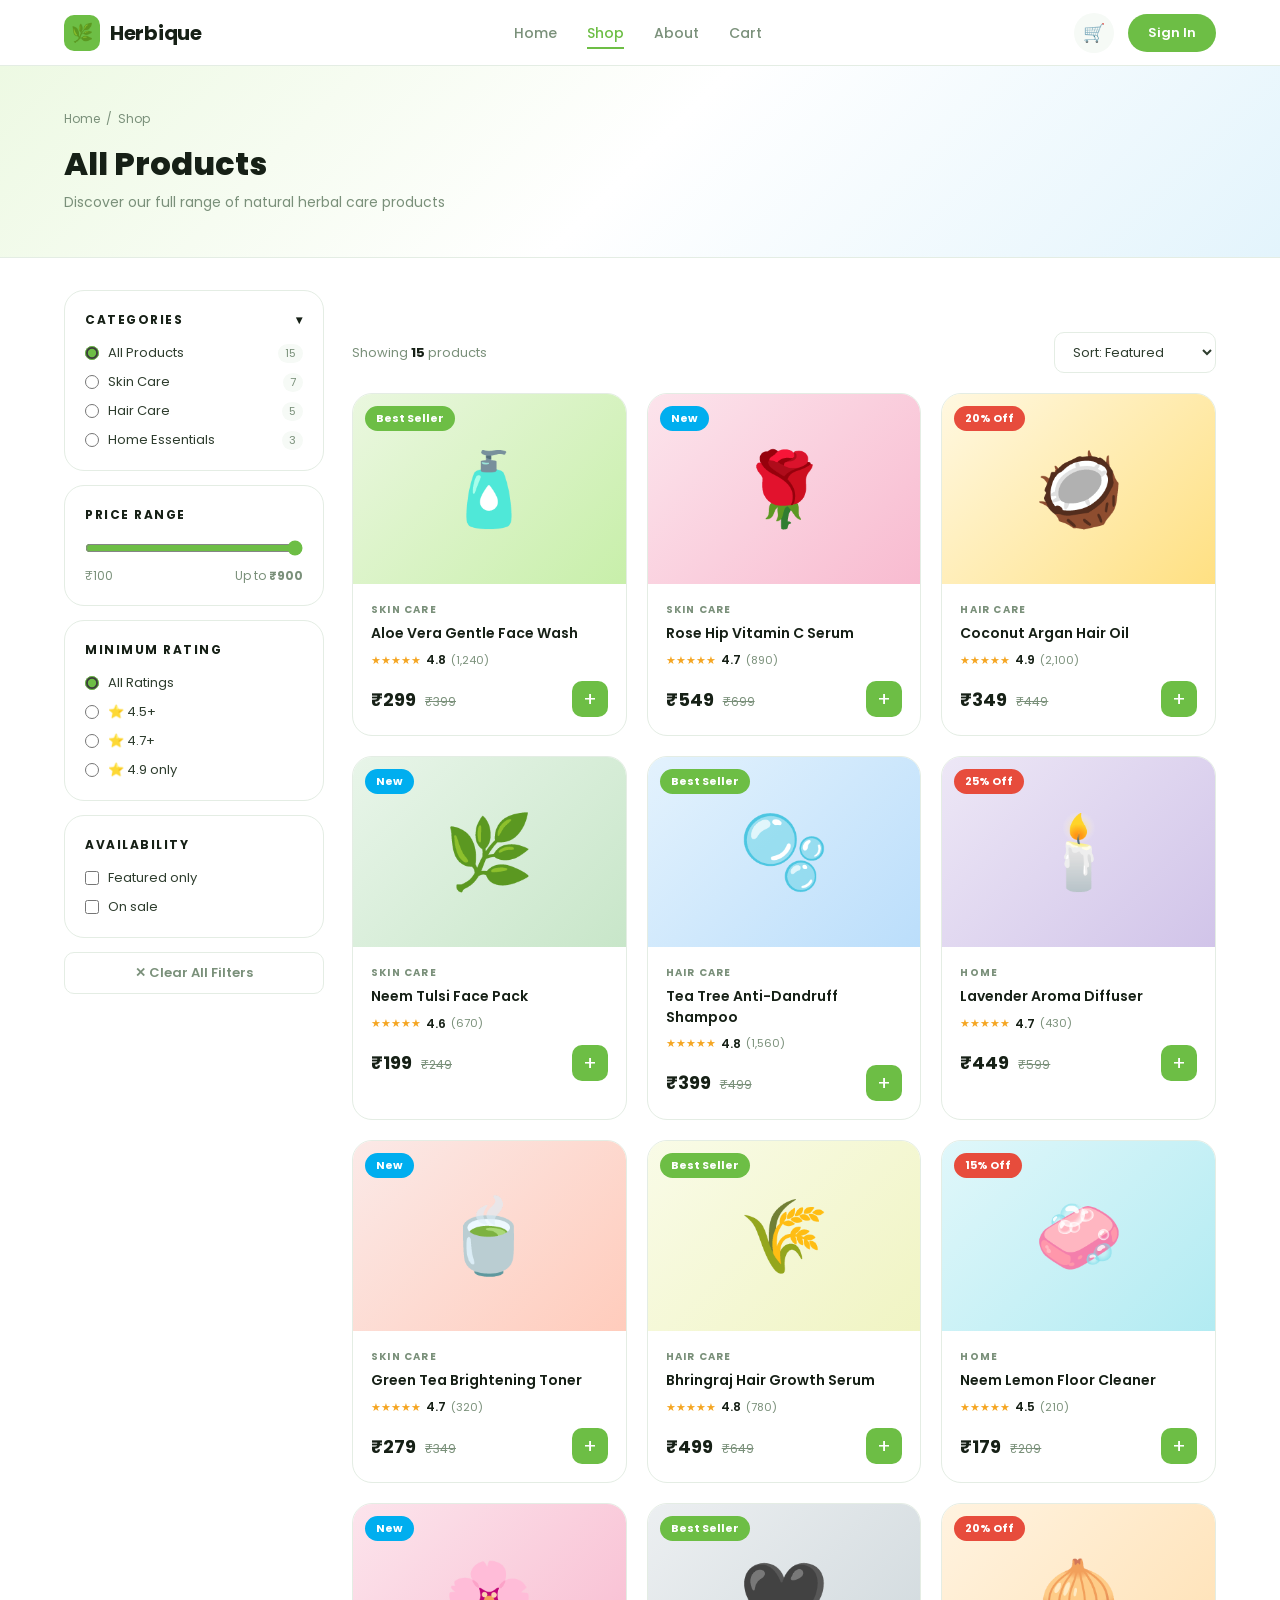
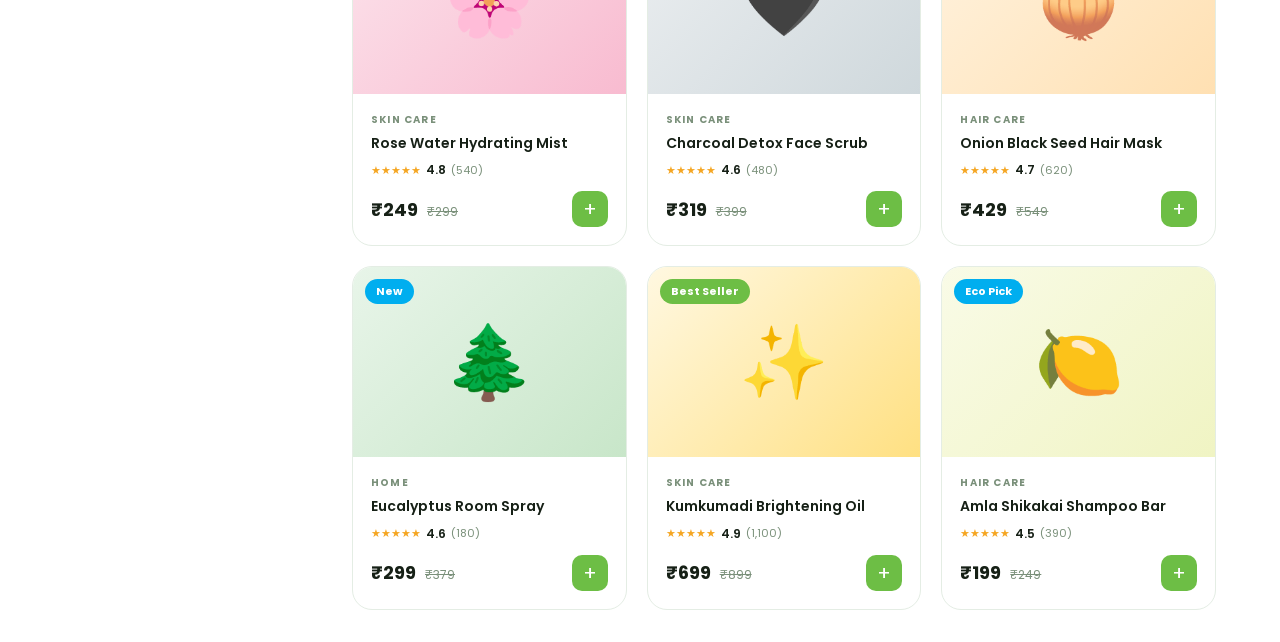
<file: products.html>
<!DOCTYPE html>
<html lang="en">
<head>
<meta charset="UTF-8"><meta name="viewport" content="width=device-width, initial-scale=1.0">
<title>Shop — Herbique</title>
<link rel="stylesheet" href="shared.css">
<style>
.page-header { background: linear-gradient(135deg, #edf9e3, #fff, #e3f4fc); padding: 44px 5%; border-bottom: 1px solid var(--border); }
.page-header h1 { font-size: 2rem; font-weight: 800; color: var(--dark); margin-bottom: 4px; }
.page-header p { color: var(--muted); font-size: 14px; }
.breadcrumb { font-size: 12px; color: var(--muted); margin-bottom: 12px; display: flex; gap: 6px; align-items: center; }
.breadcrumb a { color: var(--muted); transition: color .2s; } .breadcrumb a:hover { color: var(--green); }

.shop-layout { display: grid; grid-template-columns: 260px 1fr; gap: 28px; padding: 32px 5%; max-width: 1400px; margin: 0 auto; }

/* SIDEBAR */
.sidebar { }
.filter-box { background: #fff; border: 1px solid var(--border); border-radius: var(--radius-lg); padding: 20px; margin-bottom: 14px; }
.filter-box-title { font-size: 12px; font-weight: 700; text-transform: uppercase; letter-spacing: 1.5px; color: var(--dark); margin-bottom: 14px; display: flex; justify-content: space-between; cursor: pointer; user-select: none; }
.filter-options { display: flex; flex-direction: column; gap: 9px; }
.filter-opt { display: flex; align-items: center; gap: 9px; cursor: pointer; font-size: 13px; color: var(--text); }
.filter-opt input[type=radio], .filter-opt input[type=checkbox] { accent-color: var(--green); width: 14px; height: 14px; cursor: pointer; }
.filter-opt .cnt { margin-left: auto; font-size: 11px; color: var(--muted); background: var(--gray-bg); padding: 1px 7px; border-radius: 50px; }
.price-slider { margin-top: 6px; }
.price-slider input[type=range] { width: 100%; accent-color: var(--green); }
.price-labels { display: flex; justify-content: space-between; font-size: 12px; color: var(--muted); margin-top: 4px; }
.clear-btn { width: 100%; padding: 10px; background: none; border: 1.5px solid var(--border); border-radius: 10px; font-size: 13px; font-weight: 600; color: var(--muted); cursor: pointer; transition: all .2s; font-family: 'Poppins', sans-serif; }
.clear-btn:hover { border-color: var(--green); color: var(--green); }

/* ACTIVE FILTER TAGS */
.active-tags { display: flex; gap: 8px; flex-wrap: wrap; margin-bottom: 14px; min-height: 28px; }
.filter-tag { display: inline-flex; align-items: center; gap: 5px; background: var(--green-light); color: var(--green-dark); font-size: 11px; font-weight: 700; padding: 5px 12px; border-radius: 50px; }
.filter-tag button { background: none; border: none; cursor: pointer; color: var(--green-dark); font-size: 13px; font-weight: 700; line-height: 1; padding: 0; }

/* PRODUCTS TOP */
.products-top { display: flex; align-items: center; justify-content: space-between; margin-bottom: 20px; flex-wrap: wrap; gap: 10px; }
.results-count { font-size: 13px; color: var(--muted); } .results-count strong { color: var(--dark); font-weight: 700; }
.sort-select { padding: 9px 14px; border: 1.5px solid var(--border); border-radius: 10px; font-size: 13px; font-family: 'Poppins', sans-serif; color: var(--text); outline: none; background: #fff; cursor: pointer; }
.sort-select:focus { border-color: var(--green); }

/* GRID */
.products-grid { display: grid; grid-template-columns: repeat(3, 1fr); gap: 20px; }
.no-results { grid-column: 1/-1; text-align: center; padding: 60px 20px; color: var(--muted); font-size: 15px; }
.no-results .nr-icon { font-size: 48px; margin-bottom: 12px; }

@media(max-width:960px){ .shop-layout { grid-template-columns: 1fr; } .sidebar { display: none; } .products-grid { grid-template-columns: 1fr 1fr; } }
@media(max-width:540px){ .products-grid { grid-template-columns: 1fr; } }
</style>
</head>
<body>

<nav class="navbar">
  <a href="index.html" class="nav-logo"><div class="nav-logo-icon">🌿</div><span class="nav-logo-text">Herbique</span></a>
  <ul class="nav-links">
    <li><a href="index.html">Home</a></li>
    <li><a href="products.html" class="active">Shop</a></li>
    <li><a href="about.html">About</a></li>
    <li><a href="cart.html">Cart</a></li>
  </ul>
  <div class="nav-right">
    <a href="cart.html" class="nav-cart">🛒<span class="cart-badge">0</span></a>
    <a href="login.html" class="btn btn-primary btn-sm">Sign In</a>
    <div class="burger" id="burger"><span></span><span></span><span></span></div>
  </div>
</nav>
<div class="mobile-menu" id="mobile-menu">
  <a href="index.html">Home</a><a href="products.html">Shop</a><a href="about.html">About</a><a href="cart.html">Cart</a><a href="login.html">Sign In</a>
</div>

<div class="page-header">
  <div class="breadcrumb"><a href="index.html">Home</a> <span>/</span> <span>Shop</span></div>
  <h1>All Products</h1>
  <p>Discover our full range of natural herbal care products</p>
</div>

<div class="shop-layout">
  <!-- SIDEBAR -->
  <aside class="sidebar">
    <div class="filter-box">
      <div class="filter-box-title">Categories <span id="cat-arrow">▾</span></div>
      <div class="filter-options" id="catFilters">
        <label class="filter-opt"><input type="radio" name="cat" value="all" checked> All Products <span class="cnt" id="cnt-all">15</span></label>
        <label class="filter-opt"><input type="radio" name="cat" value="skincare"> Skin Care <span class="cnt" id="cnt-skincare">7</span></label>
        <label class="filter-opt"><input type="radio" name="cat" value="haircare"> Hair Care <span class="cnt" id="cnt-haircare">5</span></label>
        <label class="filter-opt"><input type="radio" name="cat" value="home"> Home Essentials <span class="cnt" id="cnt-home">3</span></label>
      </div>
    </div>

    <div class="filter-box">
      <div class="filter-box-title">Price Range</div>
      <div class="price-slider">
        <input type="range" id="priceRange" min="100" max="900" value="900" step="50">
        <div class="price-labels"><span>₹100</span><span>Up to <strong id="priceLabel">₹900</strong></span></div>
      </div>
    </div>

    <div class="filter-box">
      <div class="filter-box-title">Minimum Rating</div>
      <div class="filter-options" id="ratingFilters">
        <label class="filter-opt"><input type="radio" name="rating" value="0" checked> All Ratings</label>
        <label class="filter-opt"><input type="radio" name="rating" value="4.5"> ⭐ 4.5+</label>
        <label class="filter-opt"><input type="radio" name="rating" value="4.7"> ⭐ 4.7+</label>
        <label class="filter-opt"><input type="radio" name="rating" value="4.9"> ⭐ 4.9 only</label>
      </div>
    </div>

    <div class="filter-box">
      <div class="filter-box-title">Availability</div>
      <div class="filter-options">
        <label class="filter-opt"><input type="checkbox" id="featuredOnly"> Featured only</label>
        <label class="filter-opt"><input type="checkbox" id="onSaleOnly"> On sale</label>
      </div>
    </div>

    <button class="clear-btn" id="clearFilters">✕ Clear All Filters</button>
  </aside>

  <!-- PRODUCTS AREA -->
  <div>
    <div class="active-tags" id="activeTags"></div>
    <div class="products-top">
      <p class="results-count">Showing <strong id="resultCount">15</strong> products</p>
      <select class="sort-select" id="sortSelect">
        <option value="featured">Sort: Featured</option>
        <option value="price-asc">Price: Low to High</option>
        <option value="price-desc">Price: High to Low</option>
        <option value="rating">Best Rated</option>
        <option value="reviews">Most Reviewed</option>
        <option value="discount">Biggest Discount</option>
      </select>
    </div>
    <div class="products-grid" id="productsGrid"></div>
  </div>
</div>

<div class="toast" id="toast"></div>
<script src="shared.js"></script>
<script src="products-data.js"></script>
<script>
let filters = { cat: 'all', maxPrice: 900, minRating: 0, featuredOnly: false, onSale: false };

function getFilters() {
  filters.cat = document.querySelector('input[name="cat"]:checked')?.value || 'all';
  filters.maxPrice = parseInt(document.getElementById('priceRange').value);
  filters.minRating = parseFloat(document.querySelector('input[name="rating"]:checked')?.value || 0);
  filters.featuredOnly = document.getElementById('featuredOnly').checked;
  filters.onSale = document.getElementById('onSaleOnly').checked;
}

function applySort(arr) {
  const sort = document.getElementById('sortSelect').value;
  return [...arr].sort((a, b) => {
    if (sort === 'price-asc') return a.price - b.price;
    if (sort === 'price-desc') return b.price - a.price;
    if (sort === 'rating') return b.rating - a.rating;
    if (sort === 'reviews') return b.reviews - a.reviews;
    if (sort === 'discount') return (b.old - b.price) - (a.old - a.price);
    return b.featured - a.featured; // featured
  });
}

function filterProducts() {
  getFilters();
  let result = PRODUCTS.filter(p => {
    if (filters.cat !== 'all' && p.cat !== filters.cat) return false;
    if (p.price > filters.maxPrice) return false;
    if (p.rating < filters.minRating) return false;
    if (filters.featuredOnly && !p.featured) return false;
    if (filters.onSale && p.old <= p.price) return false;
    return true;
  });
  result = applySort(result);
  renderProducts(result);
  renderTags();
  updateCounts();
}

function renderProducts(list) {
  const grid = document.getElementById('productsGrid');
  document.getElementById('resultCount').textContent = list.length;
  if (list.length === 0) {
    grid.innerHTML = `<div class="no-results"><div class="nr-icon">🔍</div><p>No products match your filters.</p><br><button class="btn btn-outline btn-sm" onclick="resetFilters()">Clear Filters</button></div>`;
    return;
  }
  grid.innerHTML = list.map(p => renderProductCard(p)).join('');
  // Re-observe for reveal animation
  document.querySelectorAll('.reveal:not(.revealed)').forEach(el => {
    const obs = new IntersectionObserver(entries => {
      entries.forEach(e => { if(e.isIntersecting){e.target.classList.add('revealed');obs.unobserve(e.target);} });
    }, {threshold:0.08});
    obs.observe(el);
  });
}

function renderTags() {
  const container = document.getElementById('activeTags');
  const tags = [];
  if (filters.cat !== 'all') tags.push({ label: {skincare:'Skin Care',haircare:'Hair Care',home:'Home'}[filters.cat], key: 'cat' });
  if (filters.maxPrice < 900) tags.push({ label: `Under ₹${filters.maxPrice}`, key: 'price' });
  if (filters.minRating > 0) tags.push({ label: `${filters.minRating}+ ★`, key: 'rating' });
  if (filters.featuredOnly) tags.push({ label: 'Featured', key: 'featured' });
  if (filters.onSale) tags.push({ label: 'On Sale', key: 'sale' });
  container.innerHTML = tags.map(t => `<span class="filter-tag">${t.label} <button onclick="removeTag('${t.key}')">×</button></span>`).join('');
}

function removeTag(key) {
  if (key === 'cat') { document.querySelector('input[name="cat"][value="all"]').checked = true; }
  if (key === 'price') { document.getElementById('priceRange').value = 900; document.getElementById('priceLabel').textContent = '₹900'; }
  if (key === 'rating') { document.querySelector('input[name="rating"][value="0"]').checked = true; }
  if (key === 'featured') { document.getElementById('featuredOnly').checked = false; }
  if (key === 'sale') { document.getElementById('onSaleOnly').checked = false; }
  filterProducts();
}

function resetFilters() {
  document.querySelector('input[name="cat"][value="all"]').checked = true;
  document.querySelector('input[name="rating"][value="0"]').checked = true;
  document.getElementById('priceRange').value = 900;
  document.getElementById('priceLabel').textContent = '₹900';
  document.getElementById('featuredOnly').checked = false;
  document.getElementById('onSaleOnly').checked = false;
  filterProducts();
}

function updateCounts() {
  const counts = { all: PRODUCTS.length, skincare: 0, haircare: 0, home: 0 };
  PRODUCTS.forEach(p => counts[p.cat]++);
  Object.keys(counts).forEach(k => {
    const el = document.getElementById('cnt-' + k);
    if (el) el.textContent = counts[k];
  });
}

// Event listeners
document.querySelectorAll('input[name="cat"], input[name="rating"]').forEach(r => r.addEventListener('change', filterProducts));
document.getElementById('priceRange').addEventListener('input', e => {
  document.getElementById('priceLabel').textContent = '₹' + e.target.value;
  filterProducts();
});
document.getElementById('featuredOnly').addEventListener('change', filterProducts);
document.getElementById('onSaleOnly').addEventListener('change', filterProducts);
document.getElementById('sortSelect').addEventListener('change', filterProducts);
document.getElementById('clearFilters').addEventListener('click', resetFilters);

// Handle URL param ?cat=
document.addEventListener('DOMContentLoaded', () => {
  const params = new URLSearchParams(window.location.search);
  const cat = params.get('cat');
  if (cat) {
    const radio = document.querySelector(`input[name="cat"][value="${cat}"]`);
    if (radio) radio.checked = true;
  }
  filterProducts();
});
</script>
</body>
</html>
</file>
<file: shared.css>
@import url('https://fonts.googleapis.com/css2?family=Poppins:ital,wght@0,300;0,400;0,500;0,600;0,700;0,800;1,400&display=swap');

:root {
  --green: #6DBE45;
  --green-dark: #4a9a2c;
  --green-light: #eaf7df;
  --green-mid: #b8e490;
  --blue: #00AEEF;
  --dark: #162016;
  --text: #2e3d2e;
  --muted: #7a907a;
  --border: #e4ede4;
  --gray-bg: #f6faf6;
  --white: #ffffff;
  --red: #e74c3c;
  --yellow: #f5a623;
  --radius: 14px;
  --radius-lg: 20px;
  --shadow: 0 4px 18px rgba(0,0,0,.07);
  --shadow-lg: 0 12px 40px rgba(0,0,0,.12);
}

* { margin: 0; padding: 0; box-sizing: border-box; }
html { scroll-behavior: smooth; }
body { font-family: 'Poppins', sans-serif; color: var(--text); background: #fff; overflow-x: hidden; }
a { text-decoration: none; color: inherit; }
img { max-width: 100%; display: block; }
button { font-family: 'Poppins', sans-serif; cursor: pointer; }
input, select, textarea { font-family: 'Poppins', sans-serif; }

/* ── BUTTONS ──────────────────────────────────────────────── */
.btn {
  display: inline-flex; align-items: center; justify-content: center; gap: 8px;
  padding: 11px 26px; border-radius: 50px; font-weight: 600; font-size: 14px;
  cursor: pointer; transition: all .22s; border: 2px solid transparent;
  white-space: nowrap;
}
.btn-primary { background: var(--green); color: #fff; }
.btn-primary:hover { background: var(--green-dark); transform: translateY(-2px); box-shadow: 0 8px 24px rgba(109,190,69,.35); }
.btn-outline { background: transparent; color: var(--green); border-color: var(--green); }
.btn-outline:hover { background: var(--green); color: #fff; }
.btn-dark { background: var(--dark); color: #fff; }
.btn-dark:hover { background: #2d4a2d; }
.btn-sm { padding: 7px 18px; font-size: 13px; }

/* ── NAVBAR ───────────────────────────────────────────────── */
.navbar {
  position: sticky; top: 0; z-index: 200;
  background: rgba(255,255,255,.96); backdrop-filter: blur(16px);
  border-bottom: 1px solid var(--border);
  height: 66px; padding: 0 5%;
  display: flex; align-items: center; justify-content: space-between;
}
.nav-logo { display: flex; align-items: center; gap: 10px; }
.nav-logo-icon { width: 36px; height: 36px; background: var(--green); border-radius: 10px; display: flex; align-items: center; justify-content: center; font-size: 18px; }
.nav-logo-text { font-size: 20px; font-weight: 700; color: var(--dark); letter-spacing: -.3px; }
.nav-links { display: flex; gap: 30px; list-style: none; }
.nav-links a { font-size: 14px; font-weight: 500; color: var(--muted); transition: color .2s; padding: 4px 0; border-bottom: 2px solid transparent; }
.nav-links a:hover, .nav-links a.active { color: var(--green); border-color: var(--green); }
.nav-right { display: flex; align-items: center; gap: 14px; }
.nav-cart { position: relative; width: 40px; height: 40px; display: flex; align-items: center; justify-content: center; border-radius: 50%; background: var(--gray-bg); font-size: 18px; cursor: pointer; transition: background .2s; }
.nav-cart:hover { background: var(--green-light); }
.cart-badge { position: absolute; top: -2px; right: -2px; background: var(--green); color: #fff; font-size: 9px; font-weight: 700; width: 17px; height: 17px; border-radius: 50%; display: flex; align-items: center; justify-content: center; border: 2px solid #fff; display: none; }
.burger { display: none; flex-direction: column; gap: 4px; cursor: pointer; padding: 6px; }
.burger span { width: 22px; height: 2px; background: var(--dark); border-radius: 2px; transition: all .25s; }
.mobile-menu { display: none; position: fixed; top: 66px; left: 0; right: 0; background: #fff; border-bottom: 1px solid var(--border); padding: 20px 5%; z-index: 199; }
.mobile-menu.open { display: block; }
.mobile-menu a { display: block; padding: 12px 0; font-size: 15px; font-weight: 500; color: var(--text); border-bottom: 1px solid var(--border); }

/* ── SECTION HELPERS ──────────────────────────────────────── */
.section { padding: 72px 5%; }
.section-bg { background: var(--gray-bg); }
.section-tag { display: inline-block; font-size: 11px; font-weight: 700; text-transform: uppercase; letter-spacing: 2px; color: var(--green); margin-bottom: 10px; }
.section-header { text-align: center; margin-bottom: 48px; }
.section-header h2 { font-size: clamp(1.7rem, 2.8vw, 2.4rem); font-weight: 700; color: var(--dark); margin-bottom: 12px; }
.section-header p { color: var(--muted); font-size: 15px; max-width: 480px; margin: 0 auto; line-height: 1.7; }

/* ── PRODUCT CARD ─────────────────────────────────────────── */
.product-card { background: #fff; border-radius: var(--radius-lg); overflow: hidden; border: 1px solid var(--border); transition: transform .28s, box-shadow .28s; }
.product-card:hover { transform: translateY(-5px); box-shadow: var(--shadow-lg); }
.product-img { height: 190px; display: flex; align-items: center; justify-content: center; font-size: 72px; position: relative; }
.product-badge { position: absolute; top: 12px; left: 12px; font-size: 11px; font-weight: 700; padding: 4px 11px; border-radius: 50px; }
.badge-sale { background: var(--red); color: #fff; }
.badge-new { background: var(--blue); color: #fff; }
.badge-best { background: var(--green); color: #fff; }
.product-body { padding: 18px; }
.product-cat { font-size: 10px; font-weight: 700; text-transform: uppercase; letter-spacing: 1.2px; color: var(--muted); margin-bottom: 5px; }
.product-name { font-size: 14px; font-weight: 600; color: var(--dark); line-height: 1.45; margin-bottom: 8px; }
.product-rating { display: flex; align-items: center; gap: 5px; margin-bottom: 12px; }
.stars { color: var(--yellow); font-size: 11px; }
.rating-val { font-size: 12px; font-weight: 600; color: var(--dark); }
.rating-cnt { font-size: 11px; color: var(--muted); }
.product-footer { display: flex; align-items: center; justify-content: space-between; }
.price { font-size: 18px; font-weight: 700; color: var(--dark); }
.price-old { font-size: 12px; color: var(--muted); text-decoration: line-through; margin-left: 5px; }
.add-btn { width: 36px; height: 36px; background: var(--green); color: #fff; border: none; border-radius: 10px; font-size: 20px; display: flex; align-items: center; justify-content: center; transition: all .2s; }
.add-btn:hover { background: var(--green-dark); transform: scale(1.1); }

/* ── TOAST ────────────────────────────────────────────────── */
.toast { position: fixed; bottom: 28px; right: 28px; background: var(--dark); color: #fff; padding: 13px 22px; border-radius: 12px; font-size: 13px; font-weight: 600; z-index: 9999; opacity: 0; transform: translateY(20px); transition: all .3s; pointer-events: none; }
.toast.show { opacity: 1; transform: translateY(0); }

/* ── FORM INPUTS ──────────────────────────────────────────── */
.form-group { margin-bottom: 18px; }
.form-group label { display: block; font-size: 13px; font-weight: 600; color: var(--dark); margin-bottom: 7px; }
.form-group input, .form-group select, .form-group textarea {
  width: 100%; padding: 12px 16px; border: 1.5px solid var(--border); border-radius: var(--radius);
  font-size: 14px; font-family: 'Poppins', sans-serif; color: var(--text); background: #fff;
  outline: none; transition: border-color .2s, box-shadow .2s;
}
.form-group input:focus, .form-group select:focus, .form-group textarea:focus {
  border-color: var(--green); box-shadow: 0 0 0 3px rgba(109,190,69,.12);
}

/* ── REVEAL ANIMATION ─────────────────────────────────────── */
.reveal { transform: translateY(22px); transition: opacity .5s ease, transform .5s ease; }
.reveal.revealed { opacity: 1; transform: translateY(0); }

/* ── FOOTER ───────────────────────────────────────────────── */
.site-footer { background: #0e1c0e; padding: 60px 5% 28px; }
.footer-grid { display: grid; grid-template-columns: 1.6fr 1fr 1fr 1fr; gap: 40px; margin-bottom: 40px; }
.footer-brand p { color: rgba(255,255,255,.45); font-size: 13px; line-height: 1.8; margin-top: 12px; max-width: 250px; }
.footer-col h4 { color: #fff; font-size: 12px; font-weight: 700; text-transform: uppercase; letter-spacing: 1.8px; margin-bottom: 16px; }
.footer-col a { display: block; color: rgba(255,255,255,.45); font-size: 13px; margin-bottom: 9px; transition: color .2s; }
.footer-col a:hover { color: var(--green); }
.footer-bottom { border-top: 1px solid rgba(255,255,255,.07); padding-top: 22px; display: flex; justify-content: space-between; align-items: center; flex-wrap: wrap; gap: 10px; }
.footer-bottom p { color: rgba(255,255,255,.3); font-size: 12px; }

/* ── RESPONSIVE ───────────────────────────────────────────── */
@media(max-width: 960px) {
  .nav-links { display: none; }
  .burger { display: flex; }
  .footer-grid { grid-template-columns: 1fr 1fr; }
}
@media(max-width: 560px) {
  .footer-grid { grid-template-columns: 1fr; }
  .section { padding: 52px 5%; }
}
</file>
